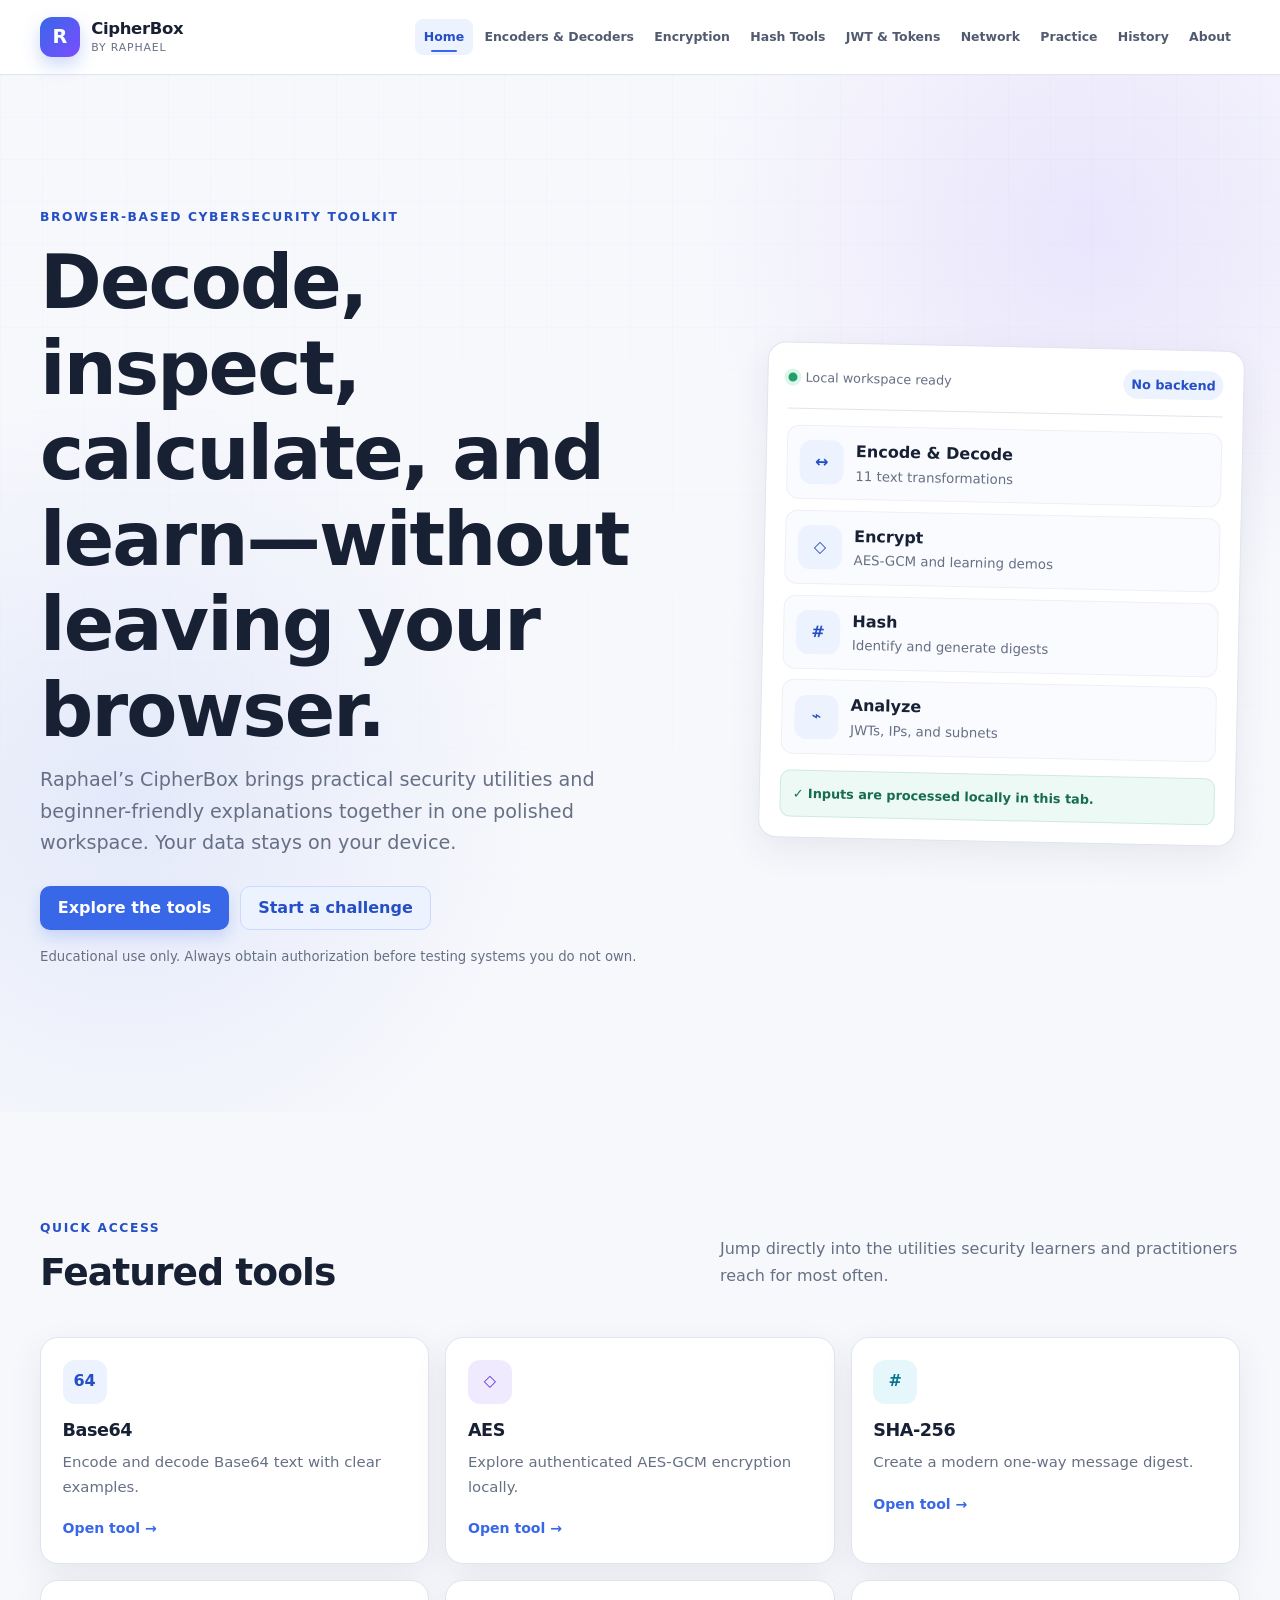
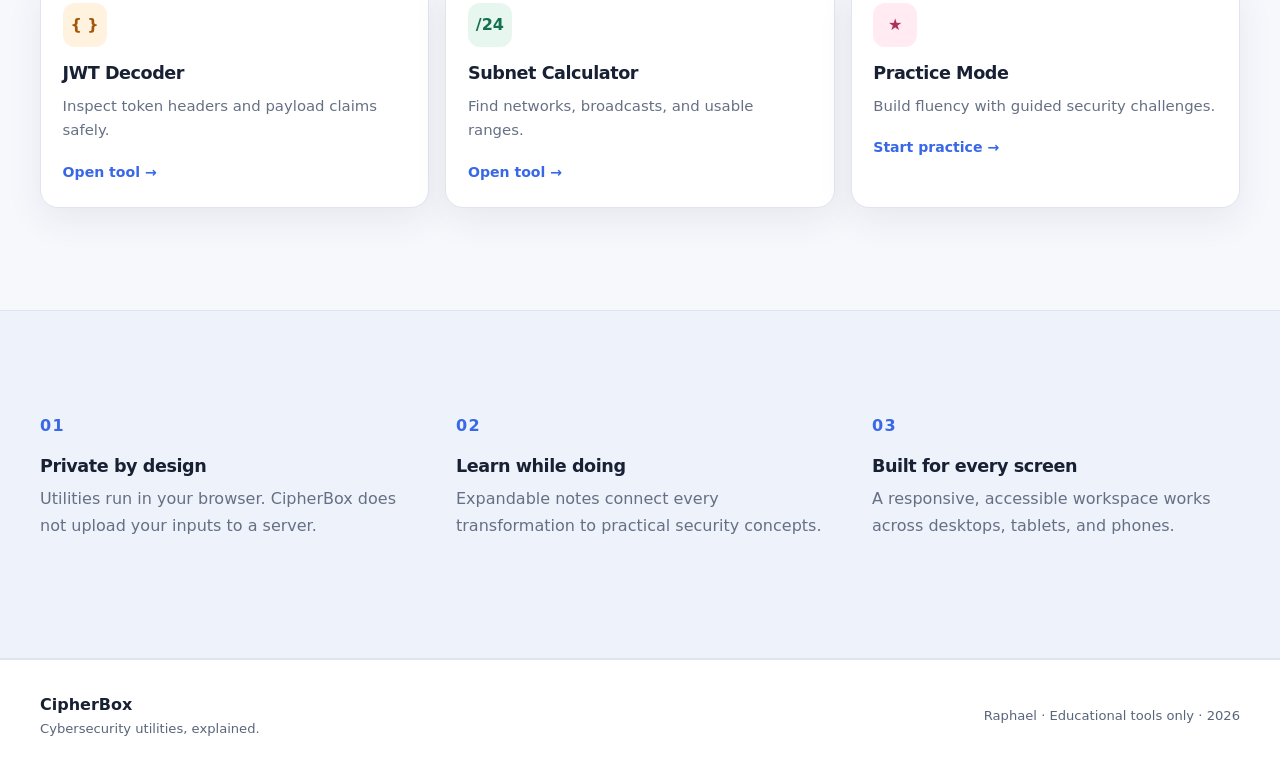
<file: index.html>
<!DOCTYPE html>
<html lang="en">
<head>
  <meta charset="UTF-8">
  <meta name="viewport" content="width=device-width, initial-scale=1.0">
  <meta name="description" content="Raphael CipherBox is a browser-based cybersecurity utility and learning toolkit.">
  <title>Raphael CipherBox | Cybersecurity Toolkit</title>
  <link rel="stylesheet" href="styles.css">
</head>
<body data-page="home">
  <a class="skip-link" href="#main-content">Skip to main content</a>
  <header class="site-header">
    <nav class="navbar container" aria-label="Primary navigation">
      <a class="brand" href="index.html" aria-label="CipherBox home">
        <span class="brand-mark" aria-hidden="true">R</span>
        <span><strong>CipherBox</strong><small>by Raphael</small></span>
      </a>
      <button class="menu-toggle" type="button" aria-expanded="false" aria-controls="nav-links">
        <span class="sr-only">Toggle navigation</span><span></span><span></span><span></span>
      </button>
      <div class="nav-links" id="nav-links">
        <a href="index.html" data-nav="home">Home</a>
        <a href="encoders.html" data-nav="encoders">Encoders &amp; Decoders</a>
        <a href="encryption.html" data-nav="encryption">Encryption</a>
        <a href="hashes.html" data-nav="hashes">Hash Tools</a>
        <a href="jwt.html" data-nav="jwt">JWT &amp; Tokens</a>
        <a href="network.html" data-nav="network">Network</a>
        <a href="practice.html" data-nav="practice">Practice</a>
        <a href="history.html" data-nav="history">History</a>
        <a href="about.html" data-nav="about">About</a>
      </div>
    </nav>
  </header>

  <main id="main-content">
    <!-- Hero -->
    <section class="hero">
      <div class="container hero-grid">
        <div class="hero-copy">
          <span class="eyebrow">Browser-based cybersecurity toolkit</span>
          <h1>Decode, inspect, calculate, and learn—without leaving your browser.</h1>
          <p>Raphael’s CipherBox brings practical security utilities and beginner-friendly explanations together in one polished workspace. Your data stays on your device.</p>
          <div class="button-row">
            <a class="button button-primary" href="encoders.html">Explore the tools</a>
            <a class="button button-secondary" href="practice.html">Start a challenge</a>
          </div>
          <p class="microcopy">Educational use only. Always obtain authorization before testing systems you do not own.</p>
        </div>
        <div class="hero-panel card" aria-label="CipherBox toolkit summary">
          <div class="hero-panel-top">
            <span class="status-dot"></span><span>Local workspace ready</span>
            <span class="status-pill">No backend</span>
          </div>
          <div class="dashboard-preview">
            <div class="preview-item"><span class="tool-icon">↔</span><div><strong>Encode &amp; Decode</strong><small>11 text transformations</small></div></div>
            <div class="preview-item"><span class="tool-icon">◇</span><div><strong>Encrypt</strong><small>AES-GCM and learning demos</small></div></div>
            <div class="preview-item"><span class="tool-icon">#</span><div><strong>Hash</strong><small>Identify and generate digests</small></div></div>
            <div class="preview-item"><span class="tool-icon">⌁</span><div><strong>Analyze</strong><small>JWTs, IPs, and subnets</small></div></div>
          </div>
          <div class="privacy-strip"><span aria-hidden="true">✓</span> Inputs are processed locally in this tab.</div>
        </div>
      </div>
    </section>

    <!-- Featured tools -->
    <section class="section container">
      <div class="section-heading">
        <div><span class="eyebrow">Quick access</span><h2>Featured tools</h2></div>
        <p>Jump directly into the utilities security learners and practitioners reach for most often.</p>
      </div>
      <div class="feature-grid">
        <a class="feature-card card" href="encoders.html#base64"><span class="tool-icon blue">64</span><h3>Base64</h3><p>Encode and decode Base64 text with clear examples.</p><span class="card-link">Open tool →</span></a>
        <a class="feature-card card" href="encryption.html#aes"><span class="tool-icon violet">◇</span><h3>AES</h3><p>Explore authenticated AES-GCM encryption locally.</p><span class="card-link">Open tool →</span></a>
        <a class="feature-card card" href="hashes.html"><span class="tool-icon cyan">#</span><h3>SHA-256</h3><p>Create a modern one-way message digest.</p><span class="card-link">Open tool →</span></a>
        <a class="feature-card card" href="jwt.html"><span class="tool-icon amber">{ }</span><h3>JWT Decoder</h3><p>Inspect token headers and payload claims safely.</p><span class="card-link">Open tool →</span></a>
        <a class="feature-card card" href="network.html"><span class="tool-icon green">/24</span><h3>Subnet Calculator</h3><p>Find networks, broadcasts, and usable ranges.</p><span class="card-link">Open tool →</span></a>
        <a class="feature-card card" href="practice.html"><span class="tool-icon rose">★</span><h3>Practice Mode</h3><p>Build fluency with guided security challenges.</p><span class="card-link">Start practice →</span></a>
      </div>
    </section>

    <section class="section section-tinted">
      <div class="container three-column">
        <article><span class="number-badge">01</span><h3>Private by design</h3><p>Utilities run in your browser. CipherBox does not upload your inputs to a server.</p></article>
        <article><span class="number-badge">02</span><h3>Learn while doing</h3><p>Expandable notes connect every transformation to practical security concepts.</p></article>
        <article><span class="number-badge">03</span><h3>Built for every screen</h3><p>A responsive, accessible workspace works across desktops, tablets, and phones.</p></article>
      </div>
    </section>
  </main>

  <footer class="site-footer">
    <div class="container footer-inner"><div><strong>CipherBox</strong><p>Cybersecurity utilities, explained.</p></div><p>Raphael · Educational tools only · <span data-year></span></p></div>
  </footer>
  <div class="toast-region" aria-live="polite" aria-atomic="true"></div>
  <script src="script.js"></script>
</body>
</html>
</file>
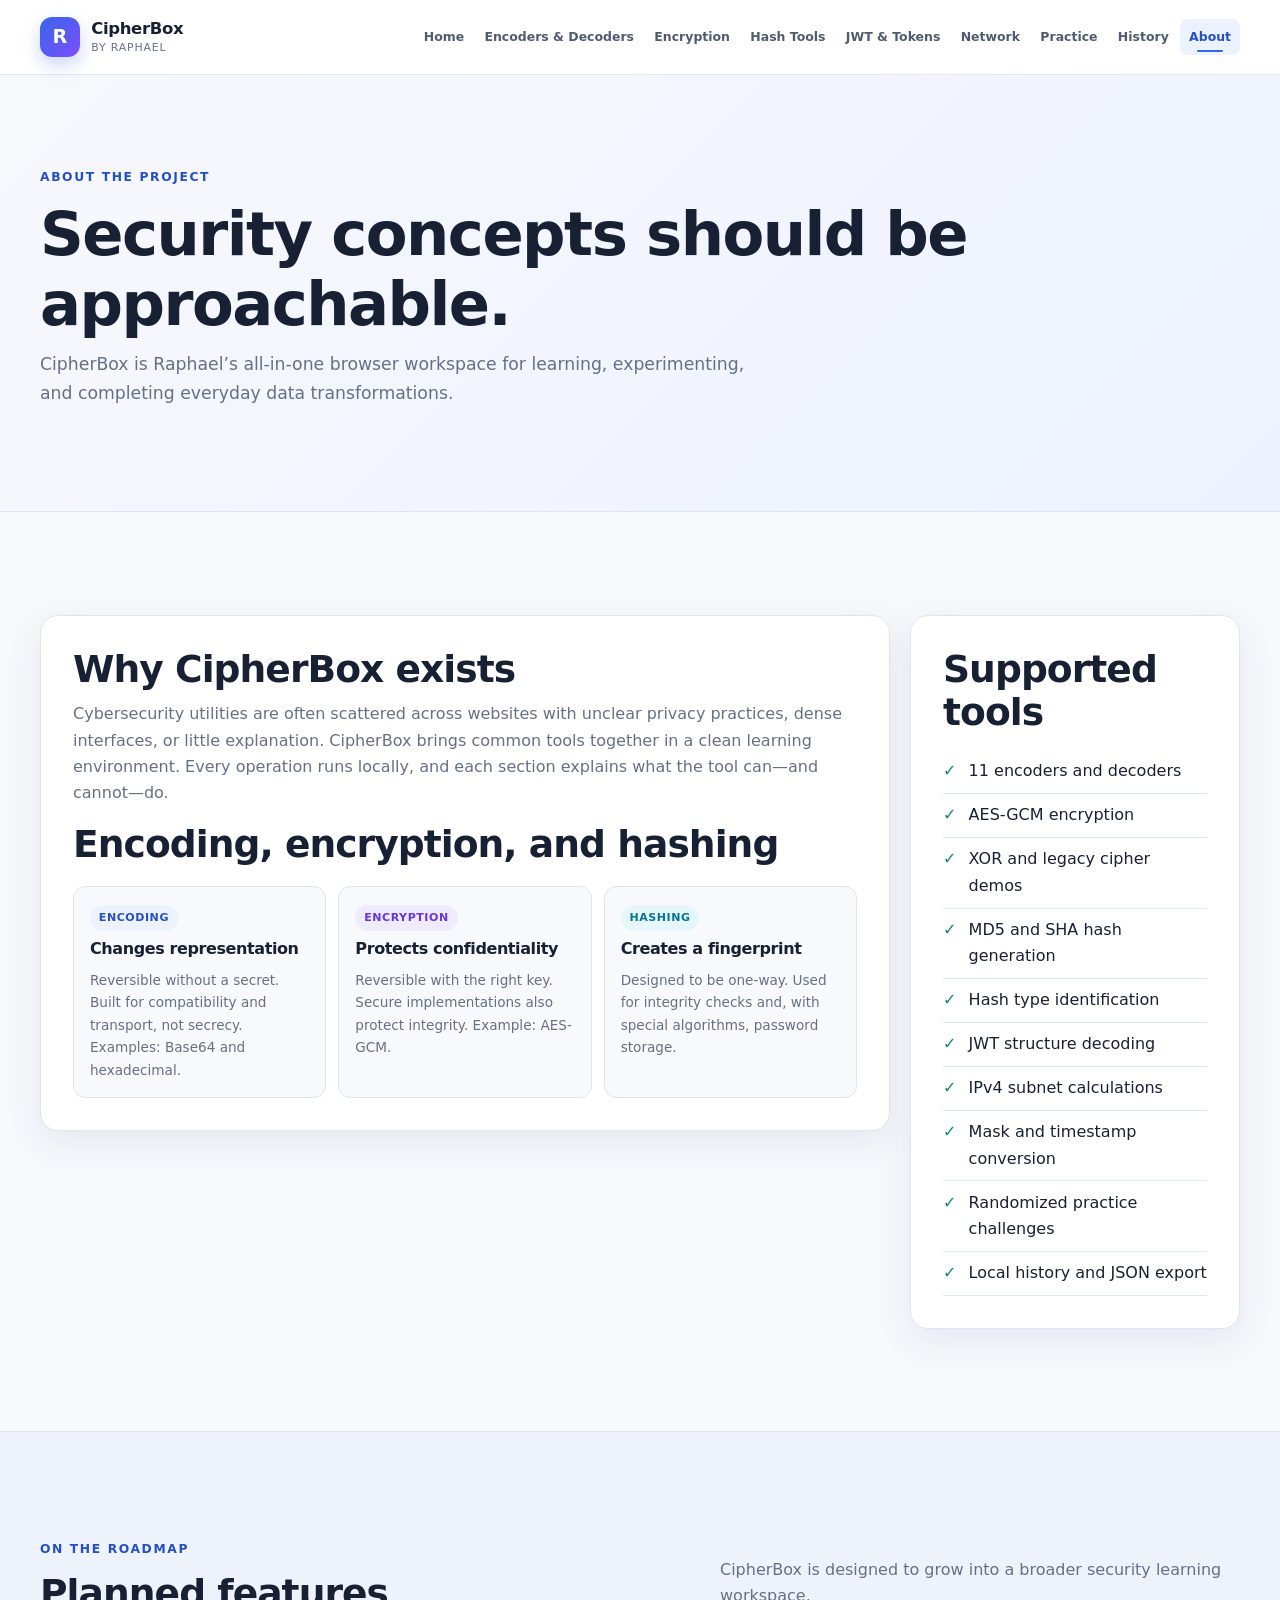
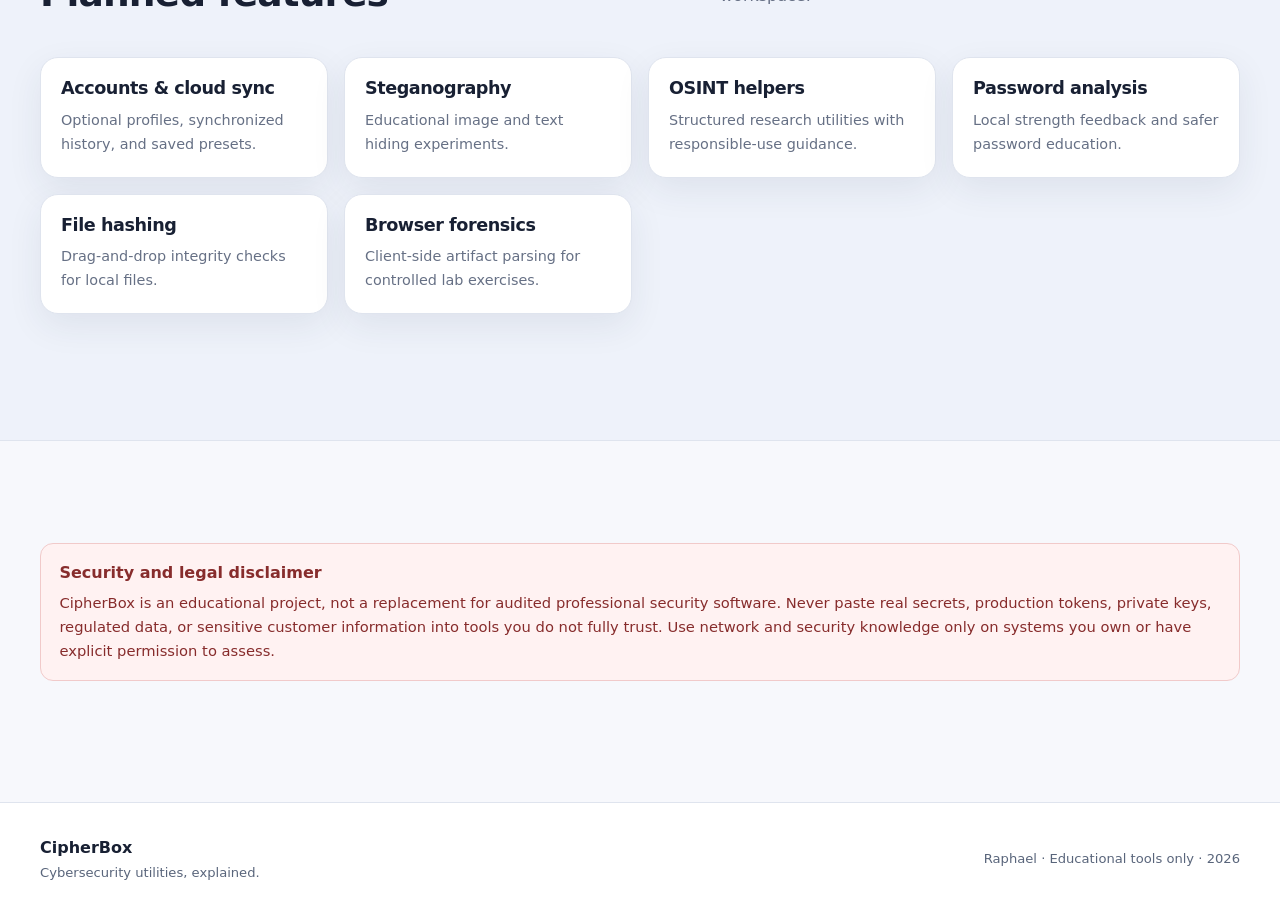
<file: about.html>
<!DOCTYPE html>
<html lang="en">
<head>
  <meta charset="UTF-8"><meta name="viewport" content="width=device-width, initial-scale=1.0"><meta name="description" content="Learn about Raphael CipherBox, its supported tools, and security limitations.">
  <title>About | Raphael CipherBox</title><link rel="stylesheet" href="styles.css">
</head>
<body data-page="about">
  <a class="skip-link" href="#main-content">Skip to main content</a>
  <header class="site-header"><nav class="navbar container" aria-label="Primary navigation"><a class="brand" href="index.html"><span class="brand-mark">R</span><span><strong>CipherBox</strong><small>by Raphael</small></span></a><button class="menu-toggle" type="button" aria-expanded="false" aria-controls="nav-links"><span class="sr-only">Toggle navigation</span><span></span><span></span><span></span></button><div class="nav-links" id="nav-links"><a href="index.html" data-nav="home">Home</a><a href="encoders.html" data-nav="encoders">Encoders &amp; Decoders</a><a href="encryption.html" data-nav="encryption">Encryption</a><a href="hashes.html" data-nav="hashes">Hash Tools</a><a href="jwt.html" data-nav="jwt">JWT &amp; Tokens</a><a href="network.html" data-nav="network">Network</a><a href="practice.html" data-nav="practice">Practice</a><a href="history.html" data-nav="history">History</a><a href="about.html" data-nav="about">About</a></div></nav></header>
  <main id="main-content">
    <section class="page-hero"><div class="container"><span class="eyebrow">About the project</span><h1>Security concepts should be approachable.</h1><p>CipherBox is Raphael’s all-in-one browser workspace for learning, experimenting, and completing everyday data transformations.</p></div></section>
    <section class="section container about-grid">
      <article class="card about-main">
        <h2>Why CipherBox exists</h2>
        <p>Cybersecurity utilities are often scattered across websites with unclear privacy practices, dense interfaces, or little explanation. CipherBox brings common tools together in a clean learning environment. Every operation runs locally, and each section explains what the tool can—and cannot—do.</p>
        <h2>Encoding, encryption, and hashing</h2>
        <div class="comparison-grid">
          <div><span class="badge badge-blue">Encoding</span><h3>Changes representation</h3><p>Reversible without a secret. Built for compatibility and transport, not secrecy. Examples: Base64 and hexadecimal.</p></div>
          <div><span class="badge badge-violet">Encryption</span><h3>Protects confidentiality</h3><p>Reversible with the right key. Secure implementations also protect integrity. Example: AES-GCM.</p></div>
          <div><span class="badge badge-cyan">Hashing</span><h3>Creates a fingerprint</h3><p>Designed to be one-way. Used for integrity checks and, with special algorithms, password storage.</p></div>
        </div>
      </article>
      <aside class="card supported-list">
        <h2>Supported tools</h2>
        <ul><li>11 encoders and decoders</li><li>AES-GCM encryption</li><li>XOR and legacy cipher demos</li><li>MD5 and SHA hash generation</li><li>Hash type identification</li><li>JWT structure decoding</li><li>IPv4 subnet calculations</li><li>Mask and timestamp conversion</li><li>Randomized practice challenges</li><li>Local history and JSON export</li></ul>
      </aside>
    </section>
    <section class="section section-tinted"><div class="container">
      <div class="section-heading"><div><span class="eyebrow">On the roadmap</span><h2>Planned features</h2></div><p>CipherBox is designed to grow into a broader security learning workspace.</p></div>
      <div class="learning-grid"><article class="card info-card"><h3>Accounts &amp; cloud sync</h3><p>Optional profiles, synchronized history, and saved presets.</p></article><article class="card info-card"><h3>Steganography</h3><p>Educational image and text hiding experiments.</p></article><article class="card info-card"><h3>OSINT helpers</h3><p>Structured research utilities with responsible-use guidance.</p></article><article class="card info-card"><h3>Password analysis</h3><p>Local strength feedback and safer password education.</p></article><article class="card info-card"><h3>File hashing</h3><p>Drag-and-drop integrity checks for local files.</p></article><article class="card info-card"><h3>Browser forensics</h3><p>Client-side artifact parsing for controlled lab exercises.</p></article></div>
    </div></section>
    <section class="section container"><div class="notice danger"><strong>Security and legal disclaimer</strong><p>CipherBox is an educational project, not a replacement for audited professional security software. Never paste real secrets, production tokens, private keys, regulated data, or sensitive customer information into tools you do not fully trust. Use network and security knowledge only on systems you own or have explicit permission to assess.</p></div></section>
  </main>
  <footer class="site-footer"><div class="container footer-inner"><div><strong>CipherBox</strong><p>Cybersecurity utilities, explained.</p></div><p>Raphael · Educational tools only · <span data-year></span></p></div></footer><div class="toast-region" aria-live="polite"></div><script src="script.js"></script>
</body>
</html>
</file>
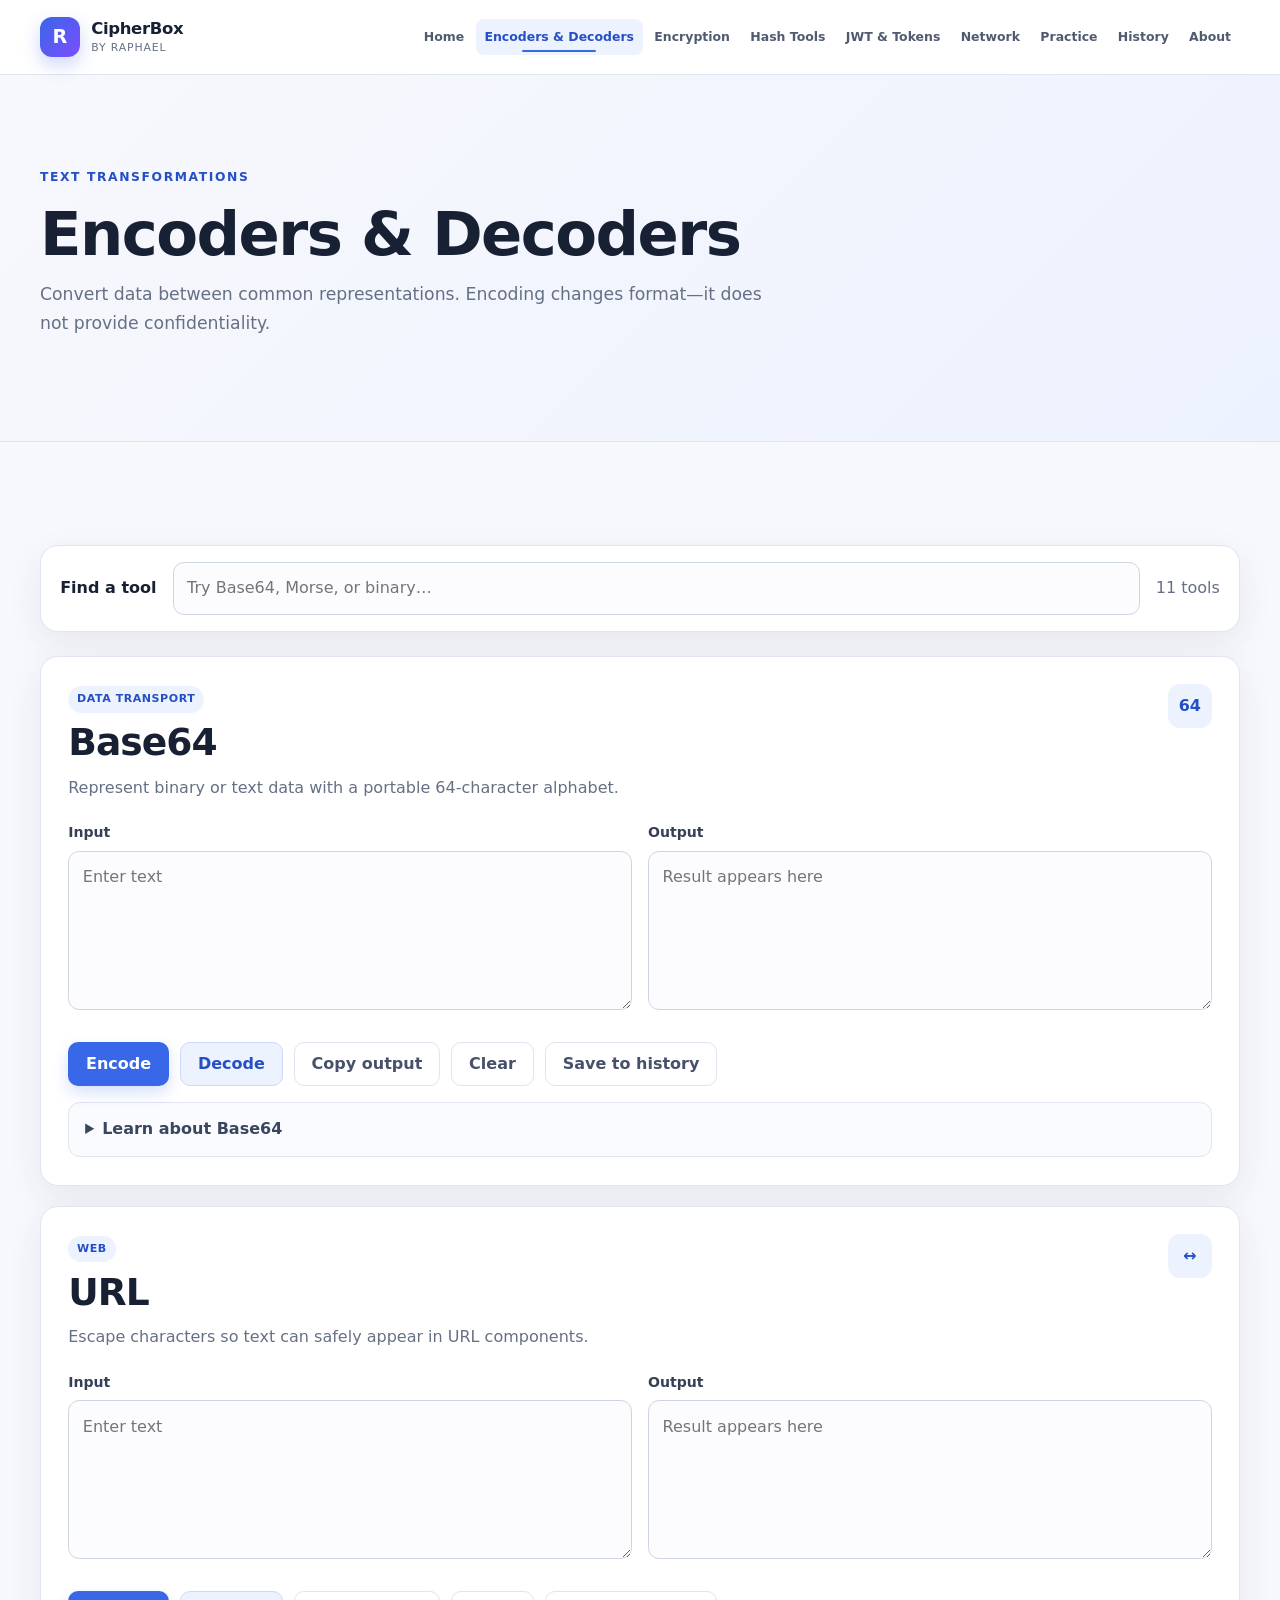
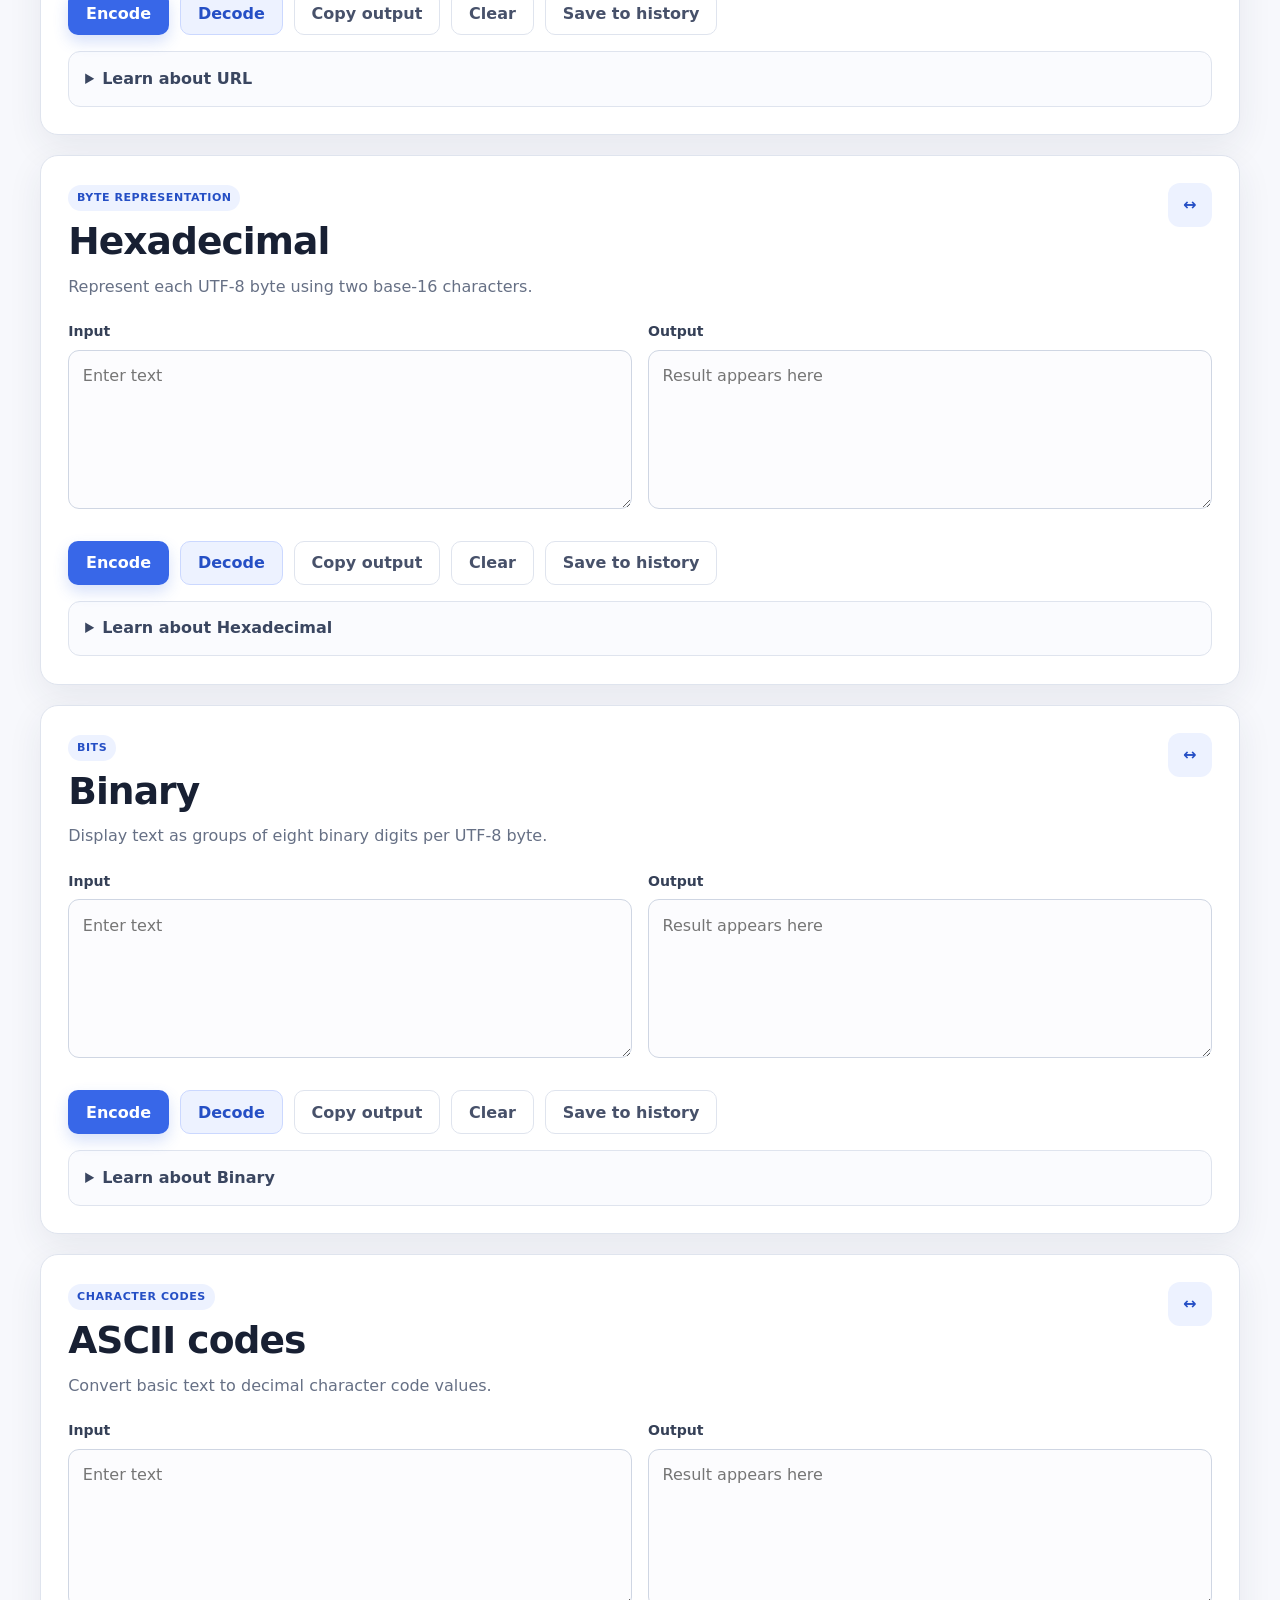
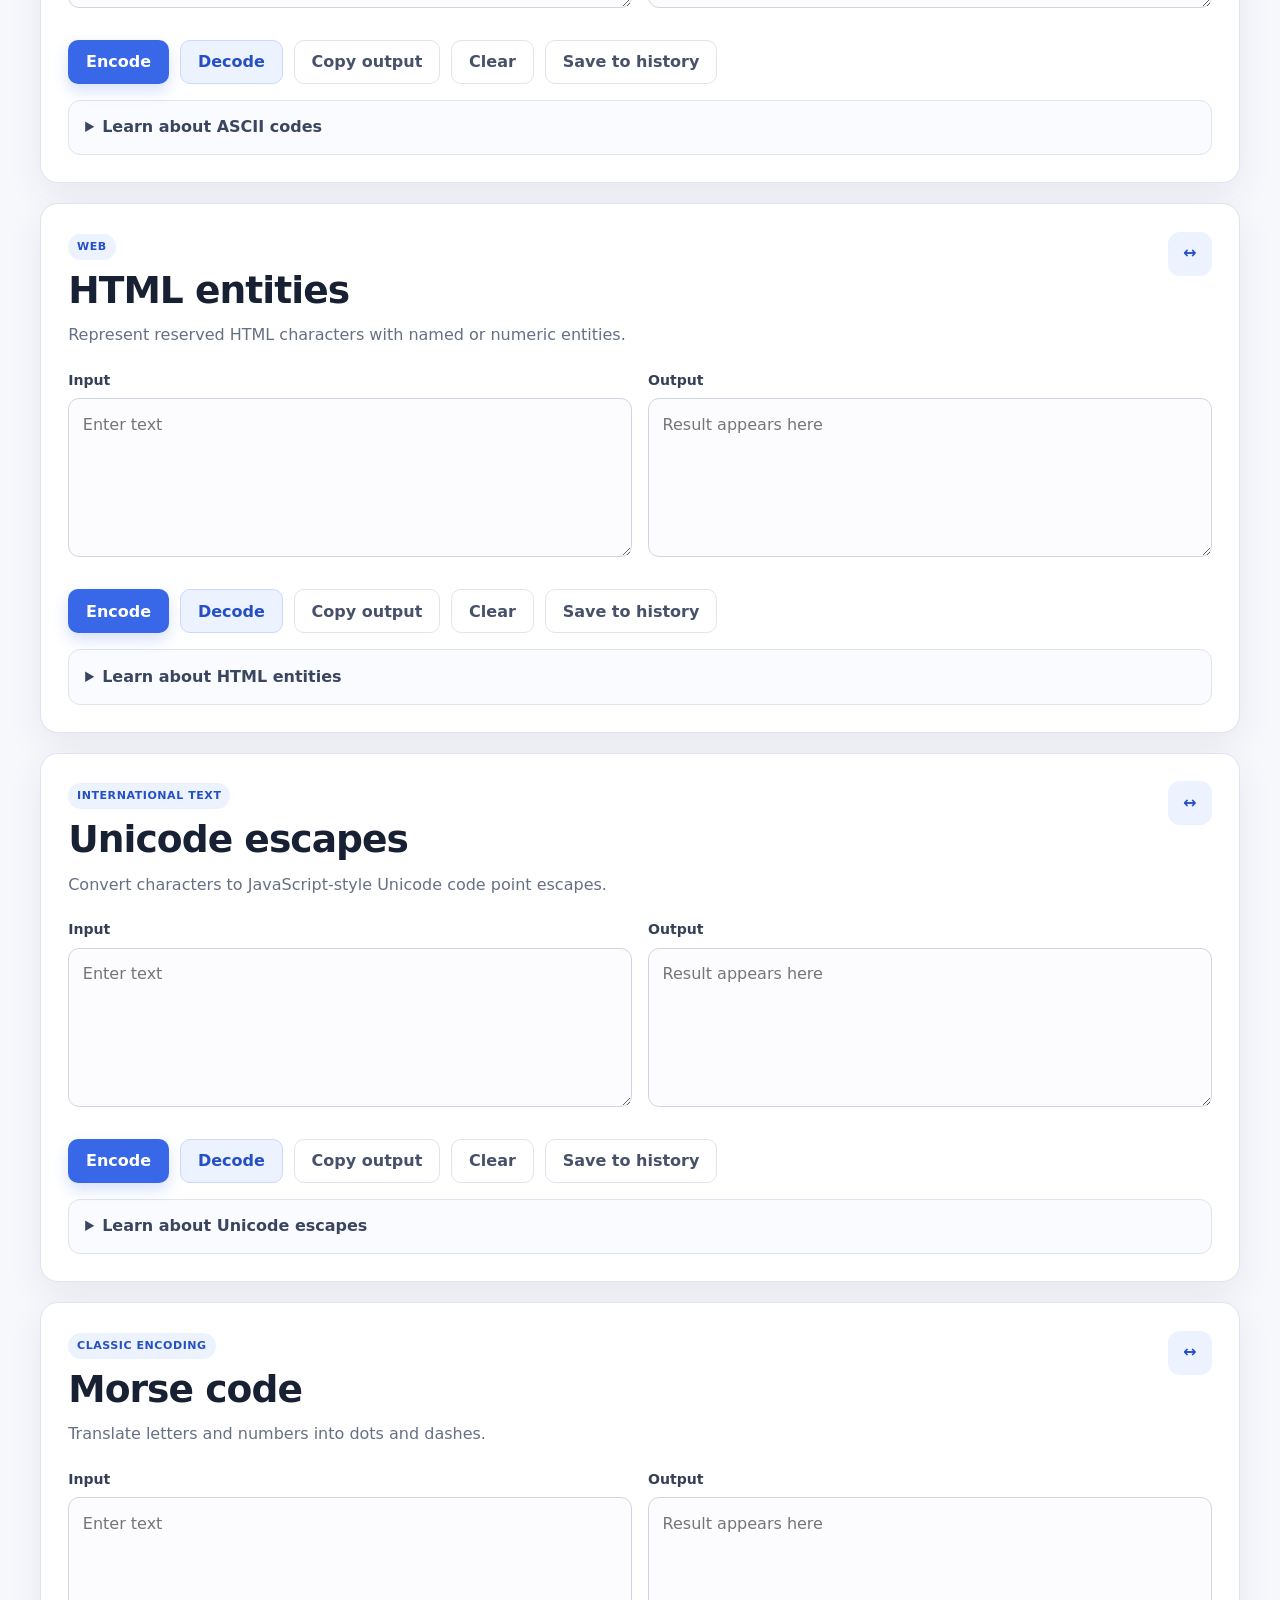
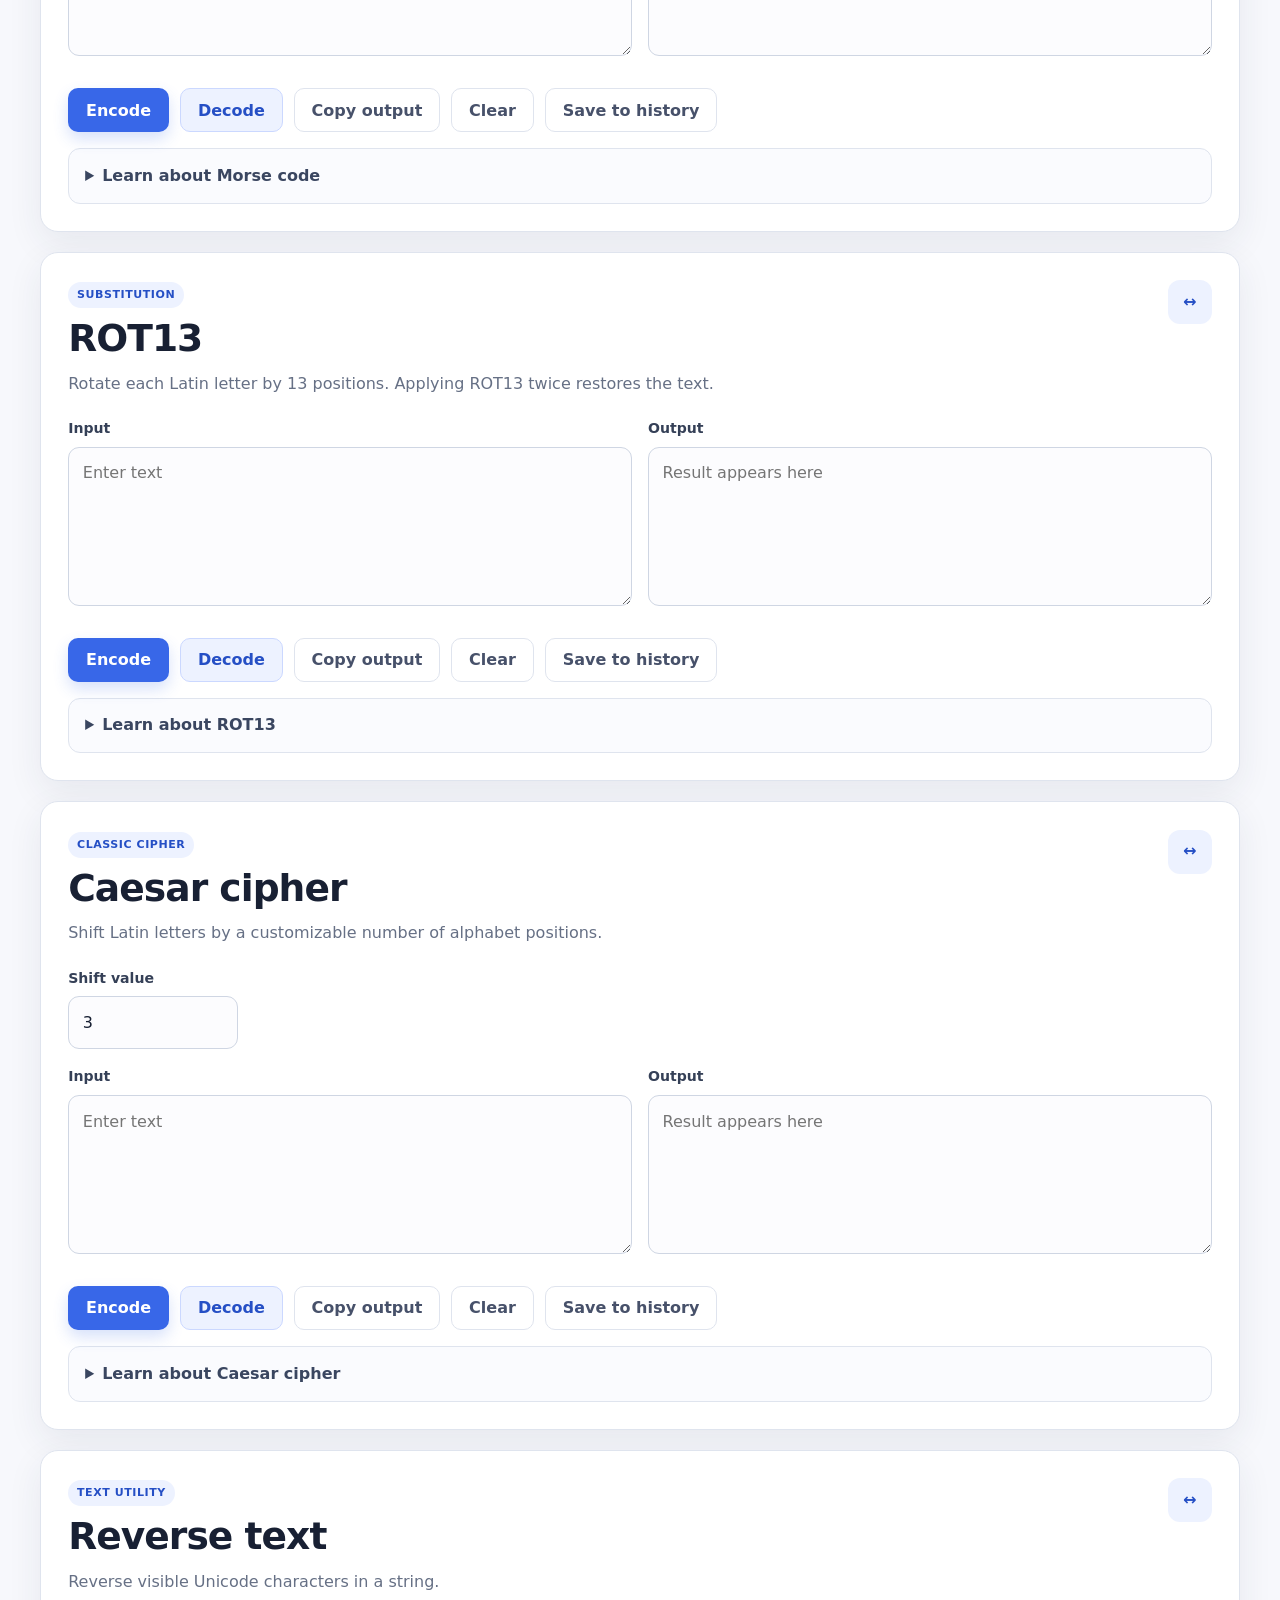
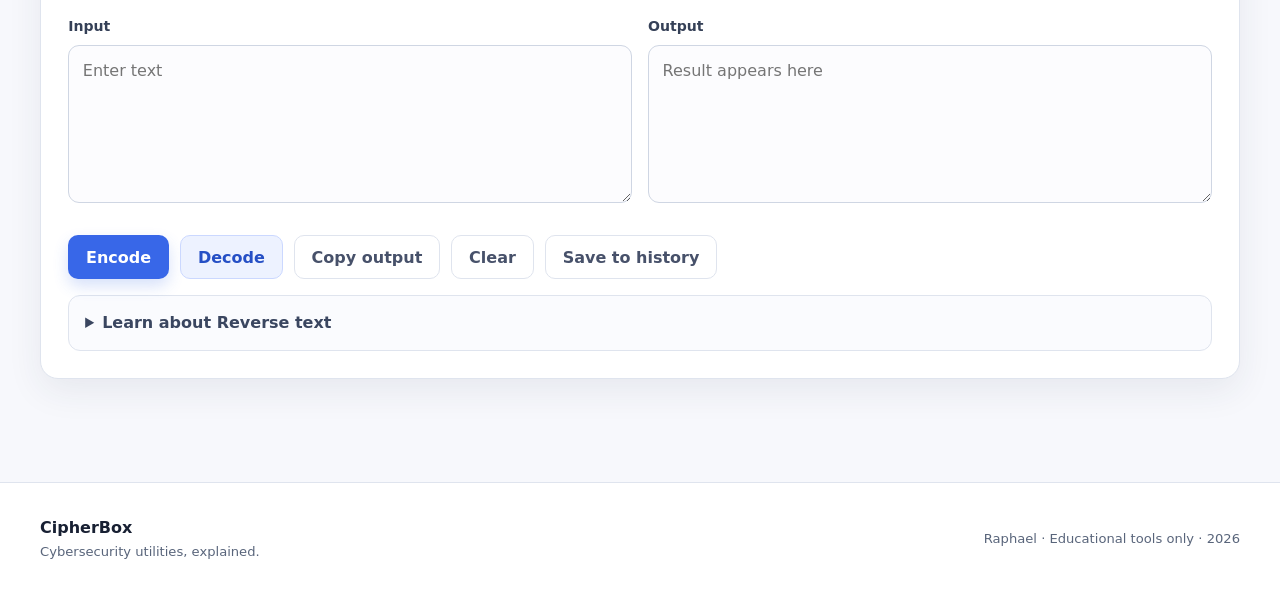
<file: encoders.html>
<!DOCTYPE html>
<html lang="en">
<head>
  <meta charset="UTF-8"><meta name="viewport" content="width=device-width, initial-scale=1.0">
  <meta name="description" content="Encode and decode Base64, URL, hexadecimal, binary, Morse, ROT13, Caesar cipher, and more.">
  <title>Encoders &amp; Decoders | Raphael CipherBox</title><link rel="stylesheet" href="styles.css">
</head>
<body data-page="encoders">
  <a class="skip-link" href="#main-content">Skip to main content</a>
  <header class="site-header"><nav class="navbar container" aria-label="Primary navigation">
    <a class="brand" href="index.html"><span class="brand-mark">R</span><span><strong>CipherBox</strong><small>by Raphael</small></span></a>
    <button class="menu-toggle" type="button" aria-expanded="false" aria-controls="nav-links"><span class="sr-only">Toggle navigation</span><span></span><span></span><span></span></button>
    <div class="nav-links" id="nav-links">
      <a href="index.html" data-nav="home">Home</a><a href="encoders.html" data-nav="encoders">Encoders &amp; Decoders</a><a href="encryption.html" data-nav="encryption">Encryption</a><a href="hashes.html" data-nav="hashes">Hash Tools</a><a href="jwt.html" data-nav="jwt">JWT &amp; Tokens</a><a href="network.html" data-nav="network">Network</a><a href="practice.html" data-nav="practice">Practice</a><a href="history.html" data-nav="history">History</a><a href="about.html" data-nav="about">About</a>
    </div>
  </nav></header>
  <main id="main-content">
    <section class="page-hero"><div class="container"><span class="eyebrow">Text transformations</span><h1>Encoders &amp; Decoders</h1><p>Convert data between common representations. Encoding changes format—it does not provide confidentiality.</p></div></section>
    <section class="section container">
      <div class="tool-filter card"><label for="encoder-filter">Find a tool</label><input id="encoder-filter" type="search" placeholder="Try Base64, Morse, or binary…"><span id="tool-count" class="subtle"></span></div>
      <!-- JavaScript renders all encoder cards from a reusable configuration. -->
      <div id="encoder-tools" class="tools-stack"></div>
    </section>
  </main>
  <footer class="site-footer"><div class="container footer-inner"><div><strong>CipherBox</strong><p>Cybersecurity utilities, explained.</p></div><p>Raphael · Educational tools only · <span data-year></span></p></div></footer>
  <div class="toast-region" aria-live="polite"></div><script src="script.js"></script>
</body>
</html>
</file>
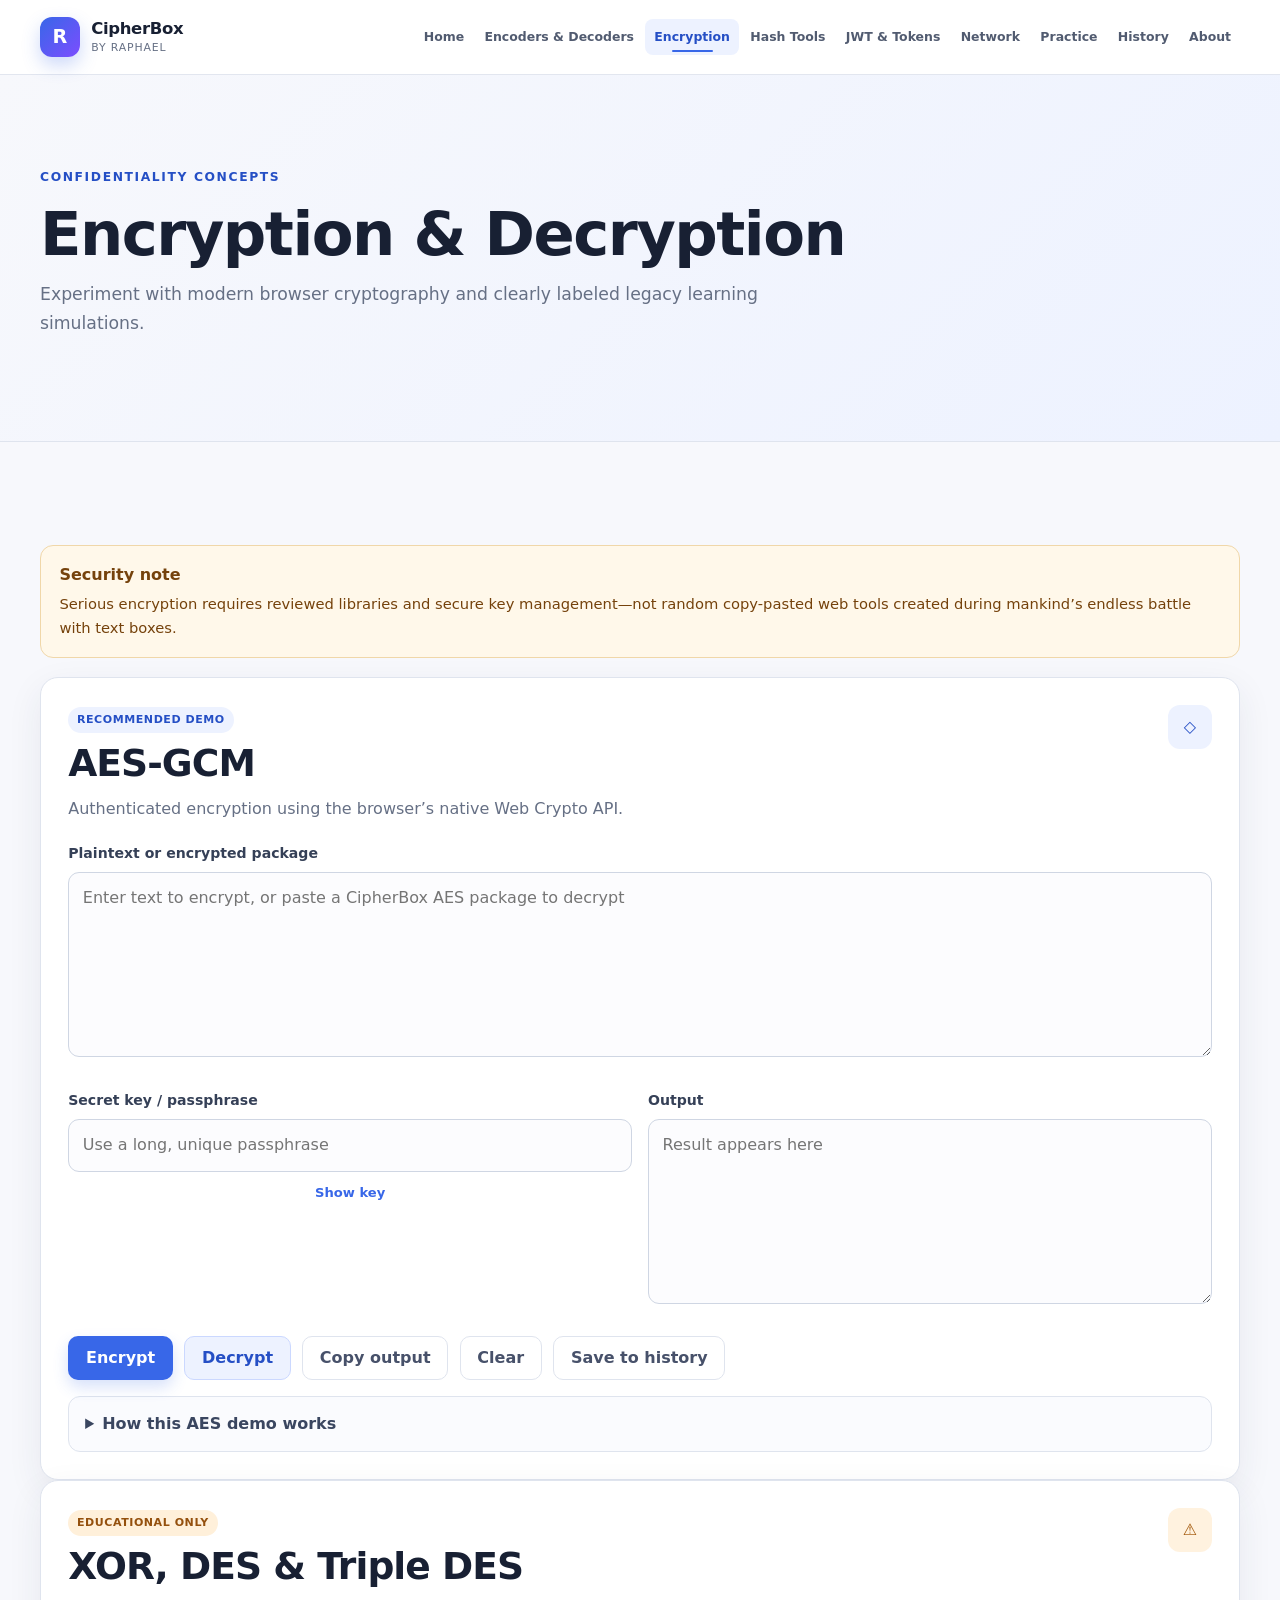
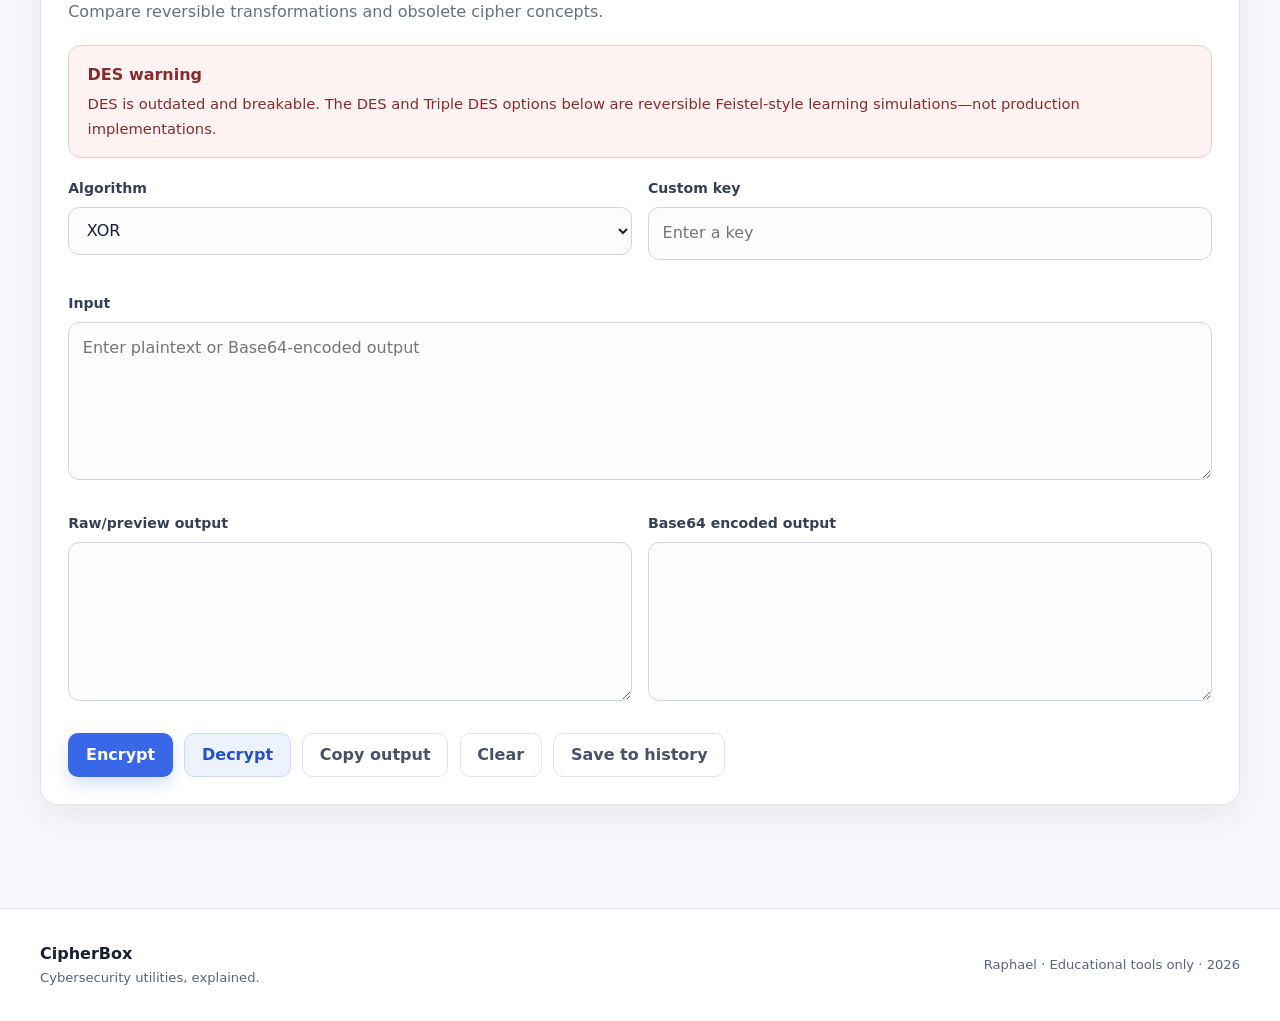
<file: encryption.html>
<!DOCTYPE html>
<html lang="en">
<head>
  <meta charset="UTF-8"><meta name="viewport" content="width=device-width, initial-scale=1.0">
  <meta name="description" content="Learn client-side AES, XOR, DES, and Triple DES encryption concepts.">
  <title>Encryption &amp; Decryption | Raphael CipherBox</title><link rel="stylesheet" href="styles.css">
</head>
<body data-page="encryption">
  <a class="skip-link" href="#main-content">Skip to main content</a>
  <header class="site-header"><nav class="navbar container" aria-label="Primary navigation">
    <a class="brand" href="index.html"><span class="brand-mark">R</span><span><strong>CipherBox</strong><small>by Raphael</small></span></a><button class="menu-toggle" type="button" aria-expanded="false" aria-controls="nav-links"><span class="sr-only">Toggle navigation</span><span></span><span></span><span></span></button>
    <div class="nav-links" id="nav-links"><a href="index.html" data-nav="home">Home</a><a href="encoders.html" data-nav="encoders">Encoders &amp; Decoders</a><a href="encryption.html" data-nav="encryption">Encryption</a><a href="hashes.html" data-nav="hashes">Hash Tools</a><a href="jwt.html" data-nav="jwt">JWT &amp; Tokens</a><a href="network.html" data-nav="network">Network</a><a href="practice.html" data-nav="practice">Practice</a><a href="history.html" data-nav="history">History</a><a href="about.html" data-nav="about">About</a></div>
  </nav></header>
  <main id="main-content">
    <section class="page-hero"><div class="container"><span class="eyebrow">Confidentiality concepts</span><h1>Encryption &amp; Decryption</h1><p>Experiment with modern browser cryptography and clearly labeled legacy learning simulations.</p></div></section>
    <section class="section container">
      <div class="notice warning"><strong>Security note</strong><p>Serious encryption requires reviewed libraries and secure key management—not random copy-pasted web tools created during mankind’s endless battle with text boxes.</p></div>
      <article id="aes" class="tool-card card">
        <div class="tool-card-header"><div><span class="badge badge-blue">Recommended demo</span><h2>AES-GCM</h2><p>Authenticated encryption using the browser’s native Web Crypto API.</p></div><span class="tool-icon blue">◇</span></div>
        <div class="form-grid">
          <div class="field full"><label for="aes-input">Plaintext or encrypted package</label><textarea id="aes-input" rows="6" placeholder="Enter text to encrypt, or paste a CipherBox AES package to decrypt"></textarea></div>
          <div class="field"><label for="aes-key">Secret key / passphrase</label><input id="aes-key" type="password" autocomplete="new-password" placeholder="Use a long, unique passphrase"><button class="text-button reveal-key" type="button" data-target="aes-key">Show key</button></div>
          <div class="field"><label for="aes-output">Output</label><textarea id="aes-output" rows="6" readonly placeholder="Result appears here"></textarea></div>
        </div>
        <div class="button-row"><button class="button button-primary" id="aes-encrypt">Encrypt</button><button class="button button-secondary" id="aes-decrypt">Decrypt</button><button class="button button-ghost" data-copy="aes-output">Copy output</button><button class="button button-ghost" data-clear-group="aes">Clear</button><button class="button button-ghost" id="aes-save">Save to history</button></div>
        <details class="explanation"><summary>How this AES demo works</summary><div><p>AES-GCM provides confidentiality and integrity. CipherBox derives a 256-bit key from your passphrase with PBKDF2, then stores the random salt and initialization vector beside the ciphertext in a portable JSON package.</p><p><strong>Important:</strong> the password is never stored. Losing it means losing access to the encrypted data.</p></div></details>
      </article>
      <article id="legacy-crypto" class="tool-card card">
        <div class="tool-card-header"><div><span class="badge badge-amber">Educational only</span><h2>XOR, DES &amp; Triple DES</h2><p>Compare reversible transformations and obsolete cipher concepts.</p></div><span class="tool-icon amber">⚠</span></div>
        <div class="notice danger"><strong>DES warning</strong><p>DES is outdated and breakable. The DES and Triple DES options below are reversible Feistel-style learning simulations—not production implementations.</p></div>
        <div class="form-grid">
          <div class="field"><label for="legacy-algorithm">Algorithm</label><select id="legacy-algorithm"><option value="xor">XOR</option><option value="des">DES learning simulation</option><option value="3des">Triple DES learning simulation</option></select></div>
          <div class="field"><label for="legacy-key">Custom key</label><input id="legacy-key" type="text" placeholder="Enter a key"></div>
          <div class="field full"><label for="legacy-input">Input</label><textarea id="legacy-input" rows="5" placeholder="Enter plaintext or Base64-encoded output"></textarea></div>
          <div class="field"><label for="legacy-raw">Raw/preview output</label><textarea id="legacy-raw" rows="5" readonly></textarea></div>
          <div class="field"><label for="legacy-output">Base64 encoded output</label><textarea id="legacy-output" rows="5" readonly></textarea></div>
        </div>
        <div class="button-row"><button class="button button-primary" id="legacy-encrypt">Encrypt</button><button class="button button-secondary" id="legacy-decrypt">Decrypt</button><button class="button button-ghost" data-copy="legacy-output">Copy output</button><button class="button button-ghost" data-clear-group="legacy">Clear</button><button class="button button-ghost" id="legacy-save">Save to history</button></div>
      </article>
    </section>
  </main>
  <footer class="site-footer"><div class="container footer-inner"><div><strong>CipherBox</strong><p>Cybersecurity utilities, explained.</p></div><p>Raphael · Educational tools only · <span data-year></span></p></div></footer><div class="toast-region" aria-live="polite"></div><script src="script.js"></script>
</body>
</html>
</file>
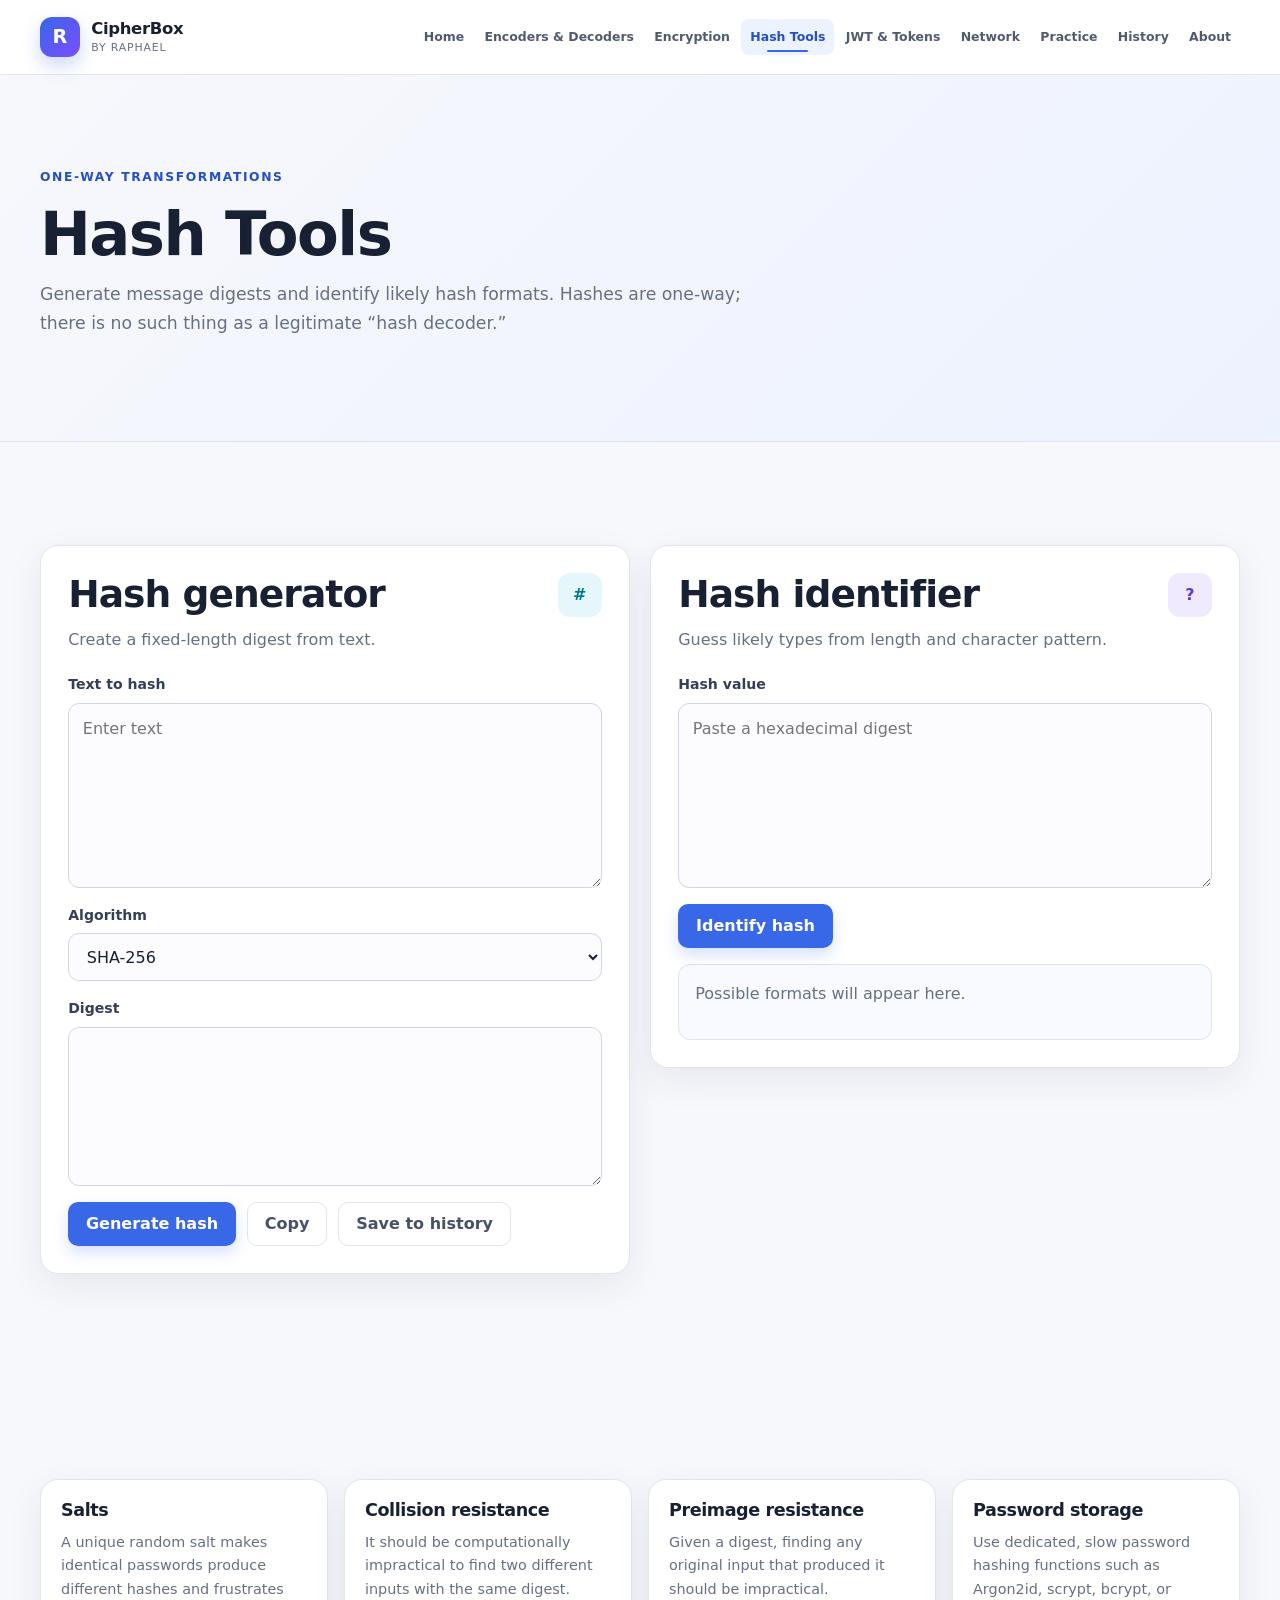
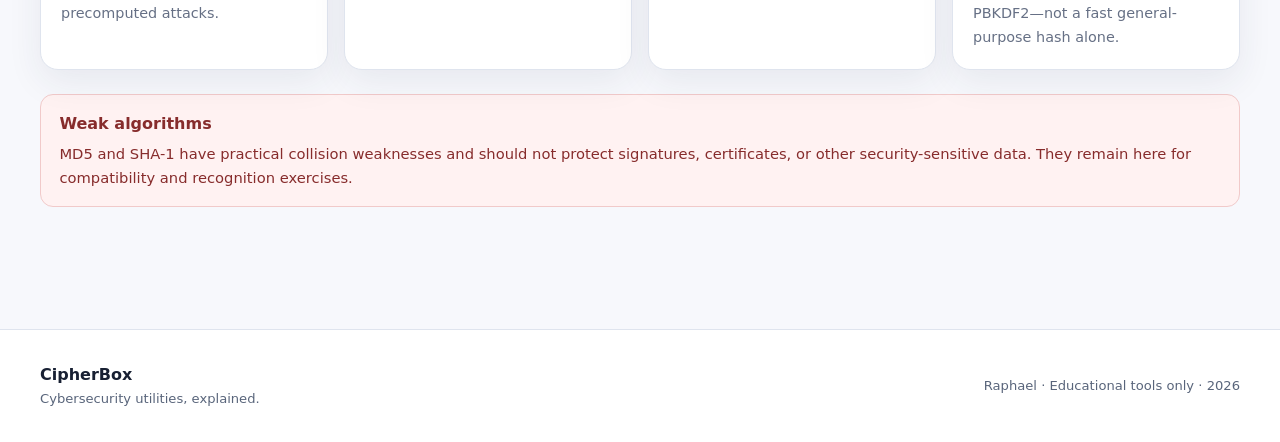
<file: hashes.html>
<!DOCTYPE html>
<html lang="en">
<head>
  <meta charset="UTF-8"><meta name="viewport" content="width=device-width, initial-scale=1.0"><meta name="description" content="Generate and identify common cryptographic hashes.">
  <title>Hash Tools | Raphael CipherBox</title><link rel="stylesheet" href="styles.css">
</head>
<body data-page="hashes">
  <a class="skip-link" href="#main-content">Skip to main content</a>
  <header class="site-header"><nav class="navbar container" aria-label="Primary navigation"><a class="brand" href="index.html"><span class="brand-mark">R</span><span><strong>CipherBox</strong><small>by Raphael</small></span></a><button class="menu-toggle" type="button" aria-expanded="false" aria-controls="nav-links"><span class="sr-only">Toggle navigation</span><span></span><span></span><span></span></button><div class="nav-links" id="nav-links"><a href="index.html" data-nav="home">Home</a><a href="encoders.html" data-nav="encoders">Encoders &amp; Decoders</a><a href="encryption.html" data-nav="encryption">Encryption</a><a href="hashes.html" data-nav="hashes">Hash Tools</a><a href="jwt.html" data-nav="jwt">JWT &amp; Tokens</a><a href="network.html" data-nav="network">Network</a><a href="practice.html" data-nav="practice">Practice</a><a href="history.html" data-nav="history">History</a><a href="about.html" data-nav="about">About</a></div></nav></header>
  <main id="main-content">
    <section class="page-hero"><div class="container"><span class="eyebrow">One-way transformations</span><h1>Hash Tools</h1><p>Generate message digests and identify likely hash formats. Hashes are one-way; there is no such thing as a legitimate “hash decoder.”</p></div></section>
    <section class="section container two-column-tools">
      <article class="tool-card card">
        <div class="tool-card-header"><div><h2>Hash generator</h2><p>Create a fixed-length digest from text.</p></div><span class="tool-icon cyan">#</span></div>
        <div class="field"><label for="hash-input">Text to hash</label><textarea id="hash-input" rows="6" placeholder="Enter text"></textarea></div>
        <div class="field"><label for="hash-algorithm">Algorithm</label><select id="hash-algorithm"><option>SHA-256</option><option>SHA-384</option><option>SHA-512</option><option>SHA-1</option><option>MD5</option></select></div>
        <div class="field"><label for="hash-output">Digest</label><textarea id="hash-output" rows="5" readonly></textarea></div>
        <div class="button-row"><button class="button button-primary" id="generate-hash">Generate hash</button><button class="button button-ghost" data-copy="hash-output">Copy</button><button class="button button-ghost" id="hash-save">Save to history</button></div>
      </article>
      <article class="tool-card card">
        <div class="tool-card-header"><div><h2>Hash identifier</h2><p>Guess likely types from length and character pattern.</p></div><span class="tool-icon violet">?</span></div>
        <div class="field"><label for="identify-input">Hash value</label><textarea id="identify-input" rows="6" placeholder="Paste a hexadecimal digest"></textarea></div>
        <button class="button button-primary" id="identify-hash">Identify hash</button>
        <div id="identify-result" class="result-panel" aria-live="polite"><p class="subtle">Possible formats will appear here.</p></div>
      </article>
    </section>
    <section class="section container">
      <div class="learning-grid">
        <article class="card info-card"><h3>Salts</h3><p>A unique random salt makes identical passwords produce different hashes and frustrates precomputed attacks.</p></article>
        <article class="card info-card"><h3>Collision resistance</h3><p>It should be computationally impractical to find two different inputs with the same digest.</p></article>
        <article class="card info-card"><h3>Preimage resistance</h3><p>Given a digest, finding any original input that produced it should be impractical.</p></article>
        <article class="card info-card"><h3>Password storage</h3><p>Use dedicated, slow password hashing functions such as Argon2id, scrypt, bcrypt, or PBKDF2—not a fast general-purpose hash alone.</p></article>
      </div>
      <div class="notice danger"><strong>Weak algorithms</strong><p>MD5 and SHA-1 have practical collision weaknesses and should not protect signatures, certificates, or other security-sensitive data. They remain here for compatibility and recognition exercises.</p></div>
    </section>
  </main>
  <footer class="site-footer"><div class="container footer-inner"><div><strong>CipherBox</strong><p>Cybersecurity utilities, explained.</p></div><p>Raphael · Educational tools only · <span data-year></span></p></div></footer><div class="toast-region" aria-live="polite"></div><script src="script.js"></script>
</body>
</html>
</file>
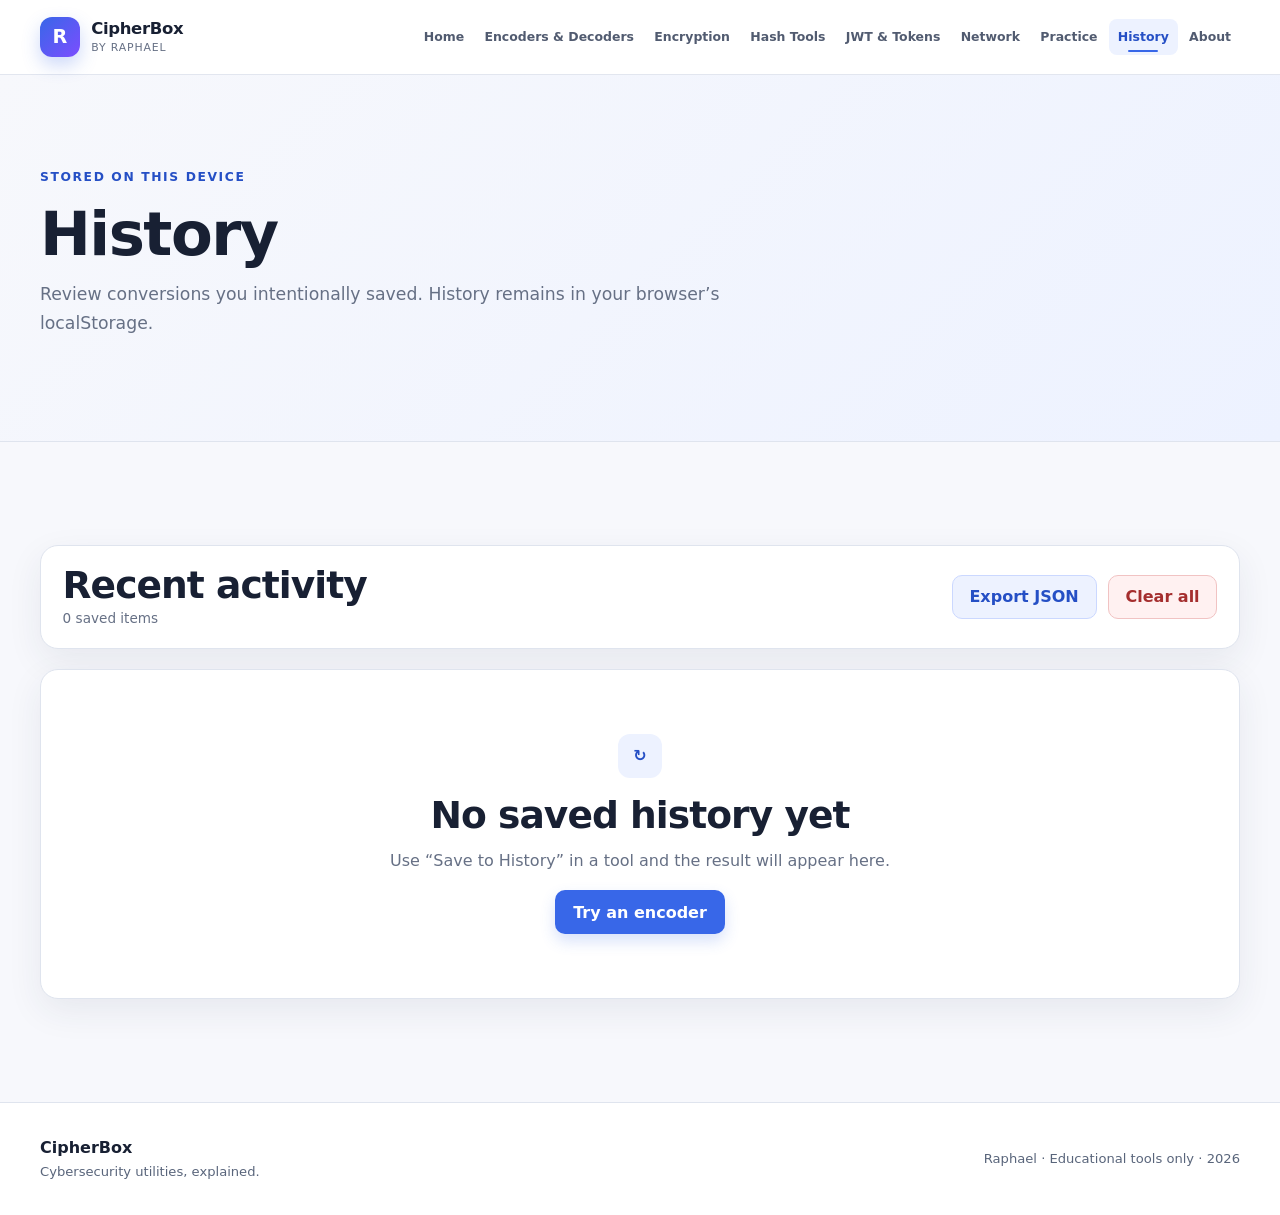
<file: history.html>
<!DOCTYPE html>
<html lang="en">
<head>
  <meta charset="UTF-8"><meta name="viewport" content="width=device-width, initial-scale=1.0"><meta name="description" content="Review and export locally saved CipherBox tool history.">
  <title>History | Raphael CipherBox</title><link rel="stylesheet" href="styles.css">
</head>
<body data-page="history">
  <a class="skip-link" href="#main-content">Skip to main content</a>
  <header class="site-header"><nav class="navbar container" aria-label="Primary navigation"><a class="brand" href="index.html"><span class="brand-mark">R</span><span><strong>CipherBox</strong><small>by Raphael</small></span></a><button class="menu-toggle" type="button" aria-expanded="false" aria-controls="nav-links"><span class="sr-only">Toggle navigation</span><span></span><span></span><span></span></button><div class="nav-links" id="nav-links"><a href="index.html" data-nav="home">Home</a><a href="encoders.html" data-nav="encoders">Encoders &amp; Decoders</a><a href="encryption.html" data-nav="encryption">Encryption</a><a href="hashes.html" data-nav="hashes">Hash Tools</a><a href="jwt.html" data-nav="jwt">JWT &amp; Tokens</a><a href="network.html" data-nav="network">Network</a><a href="practice.html" data-nav="practice">Practice</a><a href="history.html" data-nav="history">History</a><a href="about.html" data-nav="about">About</a></div></nav></header>
  <main id="main-content">
    <section class="page-hero"><div class="container"><span class="eyebrow">Stored on this device</span><h1>History</h1><p>Review conversions you intentionally saved. History remains in your browser’s localStorage.</p></div></section>
    <section class="section container">
      <div class="history-toolbar card">
        <div><h2>Recent activity</h2><p><span id="history-count">0</span> saved items</p></div>
        <div class="button-row"><button class="button button-secondary" id="export-history">Export JSON</button><button class="button button-danger" id="clear-history">Clear all</button></div>
      </div>
      <div id="history-list" class="history-list"></div>
      <div id="history-empty" class="empty-state card"><span class="tool-icon blue">↻</span><h2>No saved history yet</h2><p>Use “Save to History” in a tool and the result will appear here.</p><a class="button button-primary" href="encoders.html">Try an encoder</a></div>
    </section>
  </main>
  <footer class="site-footer"><div class="container footer-inner"><div><strong>CipherBox</strong><p>Cybersecurity utilities, explained.</p></div><p>Raphael · Educational tools only · <span data-year></span></p></div></footer><div class="toast-region" aria-live="polite"></div><script src="script.js"></script>
</body>
</html>
</file>
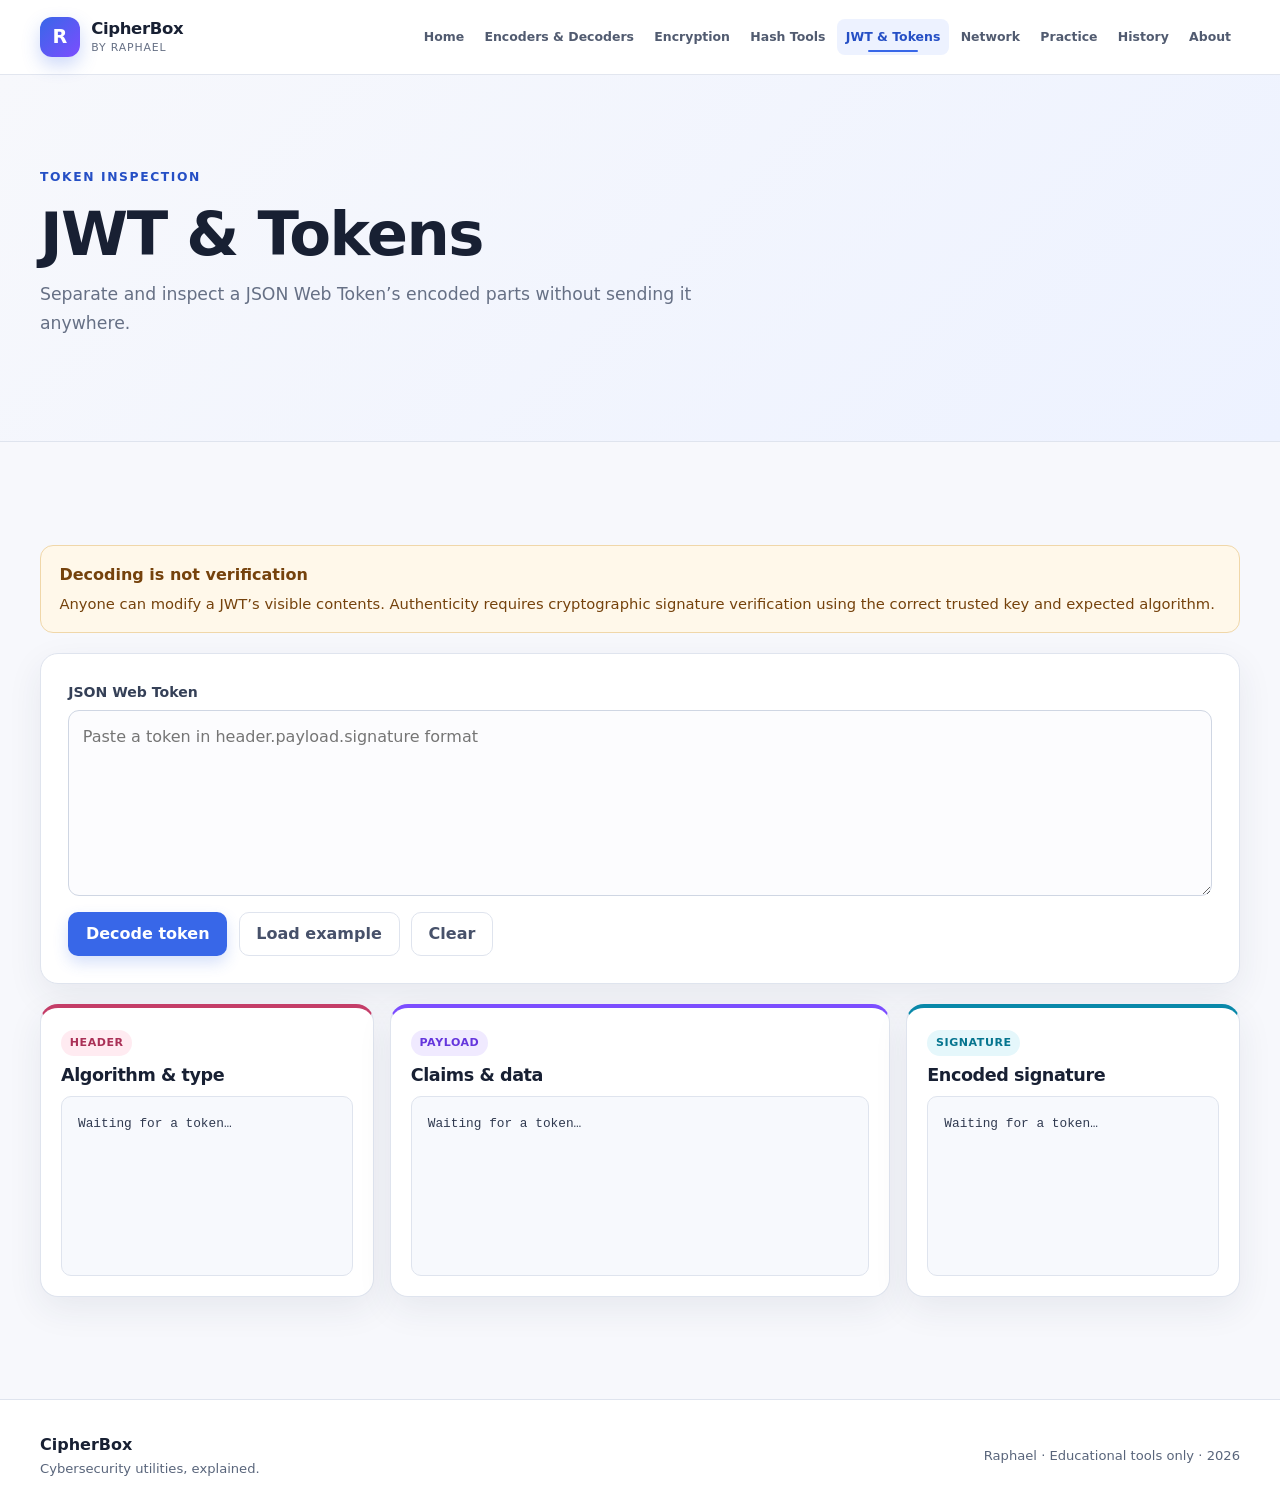
<file: jwt.html>
<!DOCTYPE html>
<html lang="en">
<head>
  <meta charset="UTF-8"><meta name="viewport" content="width=device-width, initial-scale=1.0"><meta name="description" content="Decode and inspect JSON Web Token headers and payloads.">
  <title>JWT &amp; Tokens | Raphael CipherBox</title><link rel="stylesheet" href="styles.css">
</head>
<body data-page="jwt">
  <a class="skip-link" href="#main-content">Skip to main content</a>
  <header class="site-header"><nav class="navbar container" aria-label="Primary navigation"><a class="brand" href="index.html"><span class="brand-mark">R</span><span><strong>CipherBox</strong><small>by Raphael</small></span></a><button class="menu-toggle" type="button" aria-expanded="false" aria-controls="nav-links"><span class="sr-only">Toggle navigation</span><span></span><span></span><span></span></button><div class="nav-links" id="nav-links"><a href="index.html" data-nav="home">Home</a><a href="encoders.html" data-nav="encoders">Encoders &amp; Decoders</a><a href="encryption.html" data-nav="encryption">Encryption</a><a href="hashes.html" data-nav="hashes">Hash Tools</a><a href="jwt.html" data-nav="jwt">JWT &amp; Tokens</a><a href="network.html" data-nav="network">Network</a><a href="practice.html" data-nav="practice">Practice</a><a href="history.html" data-nav="history">History</a><a href="about.html" data-nav="about">About</a></div></nav></header>
  <main id="main-content">
    <section class="page-hero"><div class="container"><span class="eyebrow">Token inspection</span><h1>JWT &amp; Tokens</h1><p>Separate and inspect a JSON Web Token’s encoded parts without sending it anywhere.</p></div></section>
    <section class="section container">
      <div class="notice warning"><strong>Decoding is not verification</strong><p>Anyone can modify a JWT’s visible contents. Authenticity requires cryptographic signature verification using the correct trusted key and expected algorithm.</p></div>
      <article class="tool-card card">
        <div class="field"><label for="jwt-input">JSON Web Token</label><textarea id="jwt-input" rows="6" spellcheck="false" placeholder="Paste a token in header.payload.signature format"></textarea></div>
        <div class="button-row"><button class="button button-primary" id="decode-jwt">Decode token</button><button class="button button-ghost" id="jwt-example">Load example</button><button class="button button-ghost" data-clear-group="jwt">Clear</button></div>
        <div id="jwt-error" class="inline-error" role="alert" hidden></div>
      </article>
      <div class="jwt-grid">
        <article class="card token-part header-part"><span class="badge badge-rose">Header</span><h2>Algorithm &amp; type</h2><pre id="jwt-header">Waiting for a token…</pre></article>
        <article class="card token-part payload-part"><span class="badge badge-violet">Payload</span><h2>Claims &amp; data</h2><pre id="jwt-payload">Waiting for a token…</pre></article>
        <article class="card token-part signature-part"><span class="badge badge-cyan">Signature</span><h2>Encoded signature</h2><pre id="jwt-signature">Waiting for a token…</pre></article>
      </div>
    </section>
  </main>
  <footer class="site-footer"><div class="container footer-inner"><div><strong>CipherBox</strong><p>Cybersecurity utilities, explained.</p></div><p>Raphael · Educational tools only · <span data-year></span></p></div></footer><div class="toast-region" aria-live="polite"></div><script src="script.js"></script>
</body>
</html>
</file>
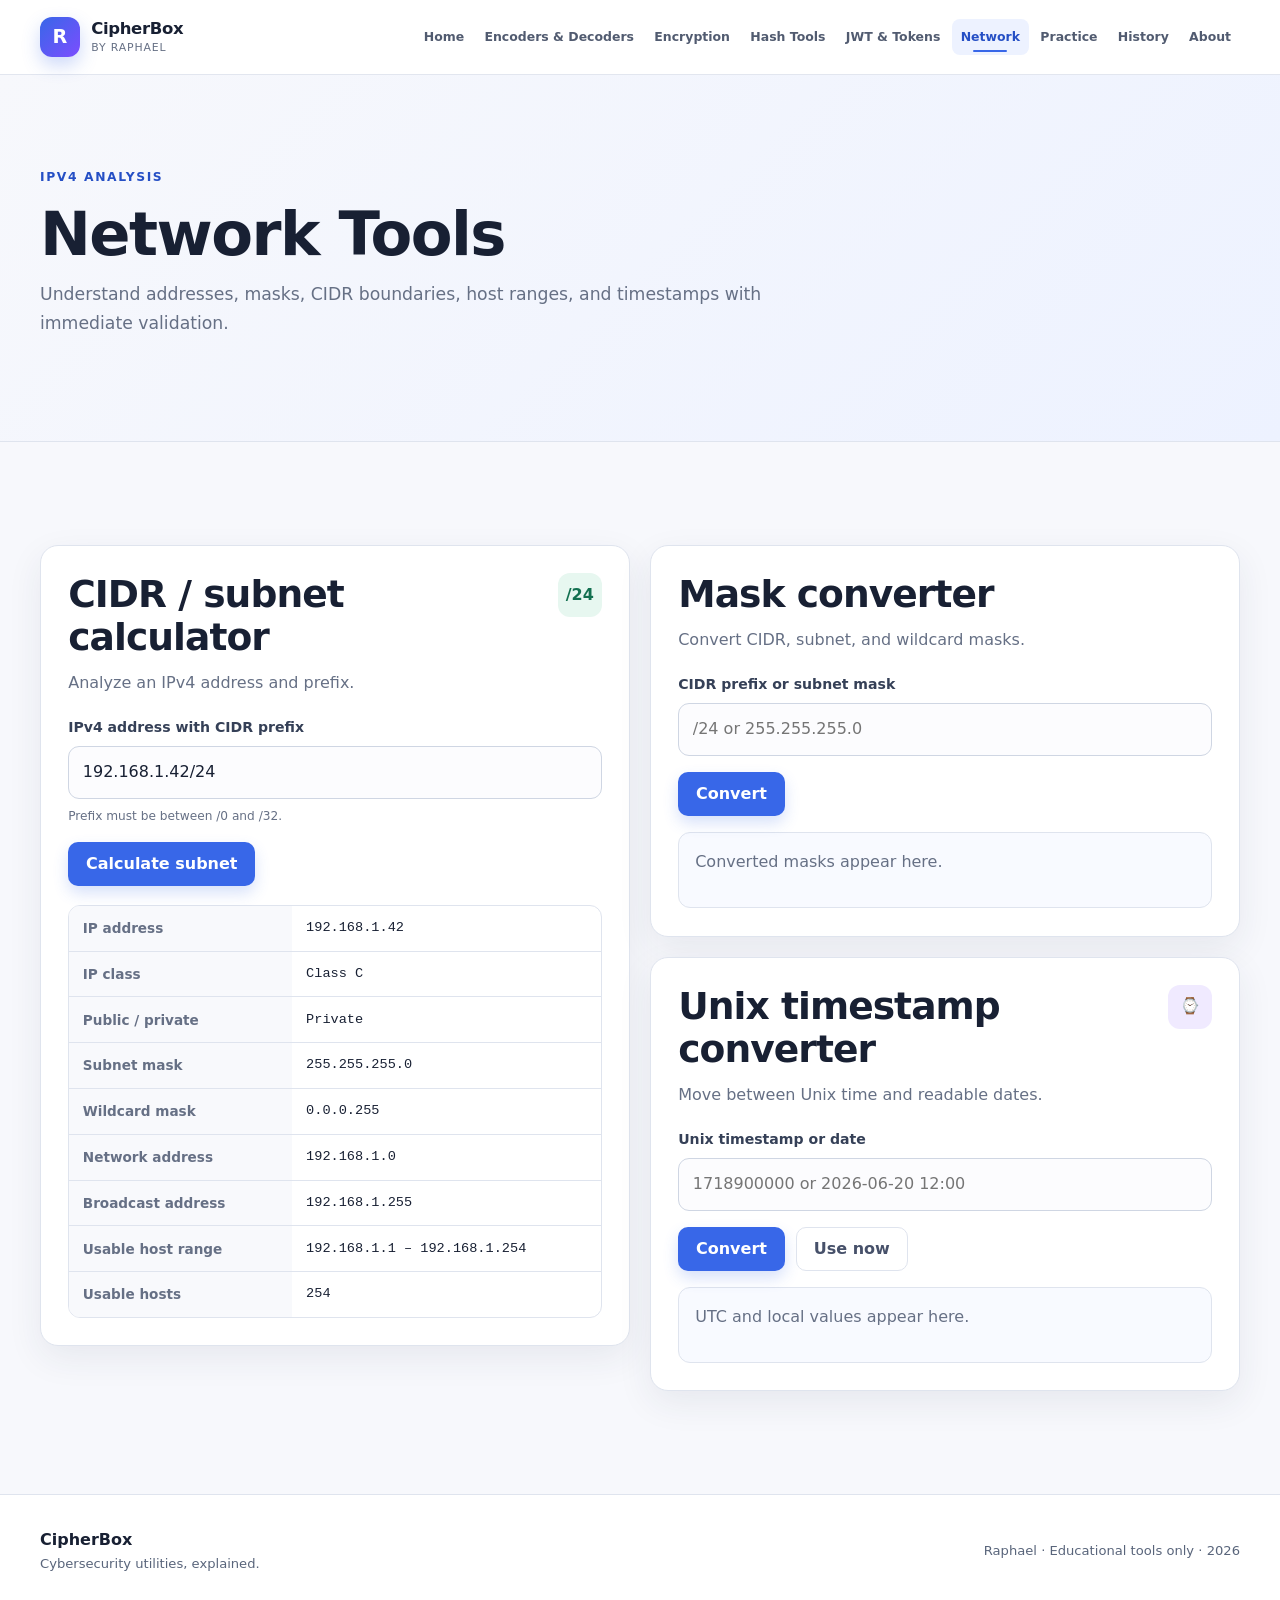
<file: network.html>
<!DOCTYPE html>
<html lang="en">
<head>
  <meta charset="UTF-8"><meta name="viewport" content="width=device-width, initial-scale=1.0"><meta name="description" content="Calculate IPv4 CIDR subnets, masks, ranges, and Unix timestamps.">
  <title>Network Tools | Raphael CipherBox</title><link rel="stylesheet" href="styles.css">
</head>
<body data-page="network">
  <a class="skip-link" href="#main-content">Skip to main content</a>
  <header class="site-header"><nav class="navbar container" aria-label="Primary navigation"><a class="brand" href="index.html"><span class="brand-mark">R</span><span><strong>CipherBox</strong><small>by Raphael</small></span></a><button class="menu-toggle" type="button" aria-expanded="false" aria-controls="nav-links"><span class="sr-only">Toggle navigation</span><span></span><span></span><span></span></button><div class="nav-links" id="nav-links"><a href="index.html" data-nav="home">Home</a><a href="encoders.html" data-nav="encoders">Encoders &amp; Decoders</a><a href="encryption.html" data-nav="encryption">Encryption</a><a href="hashes.html" data-nav="hashes">Hash Tools</a><a href="jwt.html" data-nav="jwt">JWT &amp; Tokens</a><a href="network.html" data-nav="network">Network</a><a href="practice.html" data-nav="practice">Practice</a><a href="history.html" data-nav="history">History</a><a href="about.html" data-nav="about">About</a></div></nav></header>
  <main id="main-content">
    <section class="page-hero"><div class="container"><span class="eyebrow">IPv4 analysis</span><h1>Network Tools</h1><p>Understand addresses, masks, CIDR boundaries, host ranges, and timestamps with immediate validation.</p></div></section>
    <section class="section container two-column-tools">
      <article class="tool-card card">
        <div class="tool-card-header"><div><h2>CIDR / subnet calculator</h2><p>Analyze an IPv4 address and prefix.</p></div><span class="tool-icon green">/24</span></div>
        <div class="field"><label for="cidr-input">IPv4 address with CIDR prefix</label><input id="cidr-input" type="text" value="192.168.1.42/24" placeholder="192.168.1.42/24"><small>Prefix must be between /0 and /32.</small></div>
        <button class="button button-primary" id="calculate-subnet">Calculate subnet</button>
        <div id="subnet-error" class="inline-error" role="alert" hidden></div>
        <dl id="subnet-results" class="result-list">
          <div><dt>IP address</dt><dd data-result="ip">—</dd></div><div><dt>IP class</dt><dd data-result="class">—</dd></div><div><dt>Public / private</dt><dd data-result="scope">—</dd></div><div><dt>Subnet mask</dt><dd data-result="mask">—</dd></div><div><dt>Wildcard mask</dt><dd data-result="wildcard">—</dd></div><div><dt>Network address</dt><dd data-result="network">—</dd></div><div><dt>Broadcast address</dt><dd data-result="broadcast">—</dd></div><div><dt>Usable host range</dt><dd data-result="range">—</dd></div><div><dt>Usable hosts</dt><dd data-result="hosts">—</dd></div>
        </dl>
      </article>
      <div class="tools-stack compact">
        <article class="tool-card card">
          <div class="tool-card-header"><div><h2>Mask converter</h2><p>Convert CIDR, subnet, and wildcard masks.</p></div></div>
          <div class="field"><label for="mask-input">CIDR prefix or subnet mask</label><input id="mask-input" type="text" placeholder="/24 or 255.255.255.0"></div>
          <button class="button button-primary" id="convert-mask">Convert</button>
          <div id="mask-result" class="result-panel"><p class="subtle">Converted masks appear here.</p></div>
        </article>
        <article class="tool-card card">
          <div class="tool-card-header"><div><h2>Unix timestamp converter</h2><p>Move between Unix time and readable dates.</p></div><span class="tool-icon violet">⌚</span></div>
          <div class="field"><label for="timestamp-input">Unix timestamp or date</label><input id="timestamp-input" type="text" placeholder="1718900000 or 2026-06-20 12:00"></div>
          <div class="button-row"><button class="button button-primary" id="convert-timestamp">Convert</button><button class="button button-ghost" id="timestamp-now">Use now</button></div>
          <div id="timestamp-result" class="result-panel"><p class="subtle">UTC and local values appear here.</p></div>
        </article>
      </div>
    </section>
  </main>
  <footer class="site-footer"><div class="container footer-inner"><div><strong>CipherBox</strong><p>Cybersecurity utilities, explained.</p></div><p>Raphael · Educational tools only · <span data-year></span></p></div></footer><div class="toast-region" aria-live="polite"></div><script src="script.js"></script>
</body>
</html>
</file>
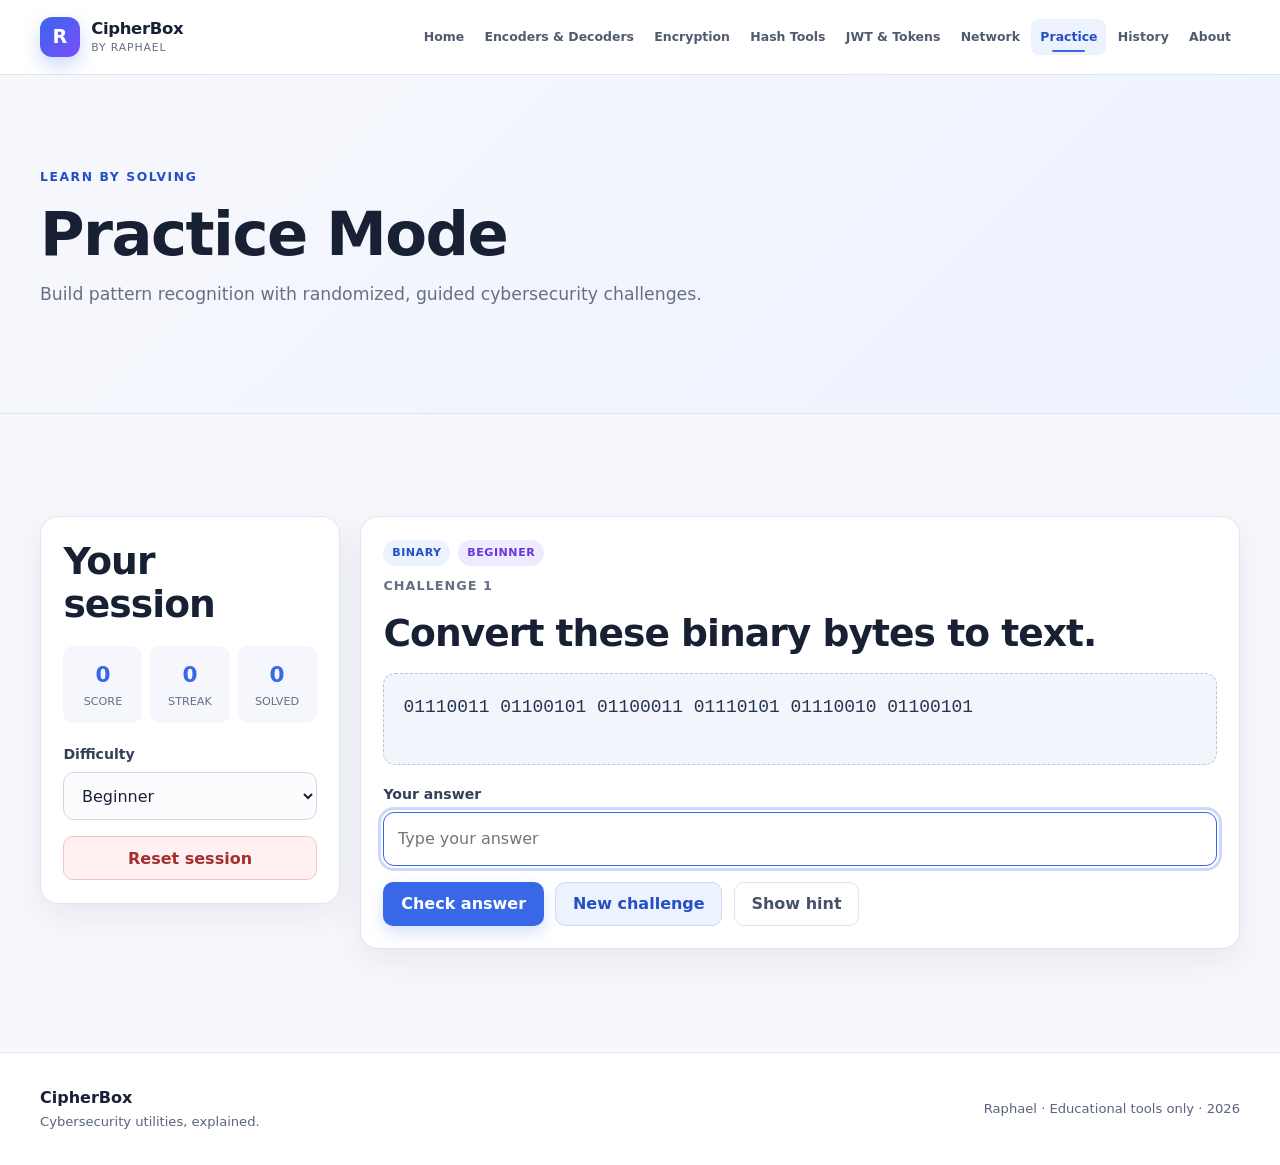
<file: practice.html>
<!DOCTYPE html>
<html lang="en">
<head>
  <meta charset="UTF-8"><meta name="viewport" content="width=device-width, initial-scale=1.0"><meta name="description" content="Practice beginner-friendly cybersecurity encoding, decoding, and hash identification challenges.">
  <title>Practice Mode | Raphael CipherBox</title><link rel="stylesheet" href="styles.css">
</head>
<body data-page="practice">
  <a class="skip-link" href="#main-content">Skip to main content</a>
  <header class="site-header"><nav class="navbar container" aria-label="Primary navigation"><a class="brand" href="index.html"><span class="brand-mark">R</span><span><strong>CipherBox</strong><small>by Raphael</small></span></a><button class="menu-toggle" type="button" aria-expanded="false" aria-controls="nav-links"><span class="sr-only">Toggle navigation</span><span></span><span></span><span></span></button><div class="nav-links" id="nav-links"><a href="index.html" data-nav="home">Home</a><a href="encoders.html" data-nav="encoders">Encoders &amp; Decoders</a><a href="encryption.html" data-nav="encryption">Encryption</a><a href="hashes.html" data-nav="hashes">Hash Tools</a><a href="jwt.html" data-nav="jwt">JWT &amp; Tokens</a><a href="network.html" data-nav="network">Network</a><a href="practice.html" data-nav="practice">Practice</a><a href="history.html" data-nav="history">History</a><a href="about.html" data-nav="about">About</a></div></nav></header>
  <main id="main-content">
    <section class="page-hero"><div class="container"><span class="eyebrow">Learn by solving</span><h1>Practice Mode</h1><p>Build pattern recognition with randomized, guided cybersecurity challenges.</p></div></section>
    <section class="section container">
      <div class="practice-layout">
        <aside class="practice-sidebar card">
          <h2>Your session</h2>
          <div class="stats-grid"><div><strong id="practice-score">0</strong><span>Score</span></div><div><strong id="practice-streak">0</strong><span>Streak</span></div><div><strong id="practice-solved">0</strong><span>Solved</span></div></div>
          <div class="field"><label for="difficulty">Difficulty</label><select id="difficulty"><option>Beginner</option><option>Intermediate</option><option>Advanced</option></select></div>
          <button class="button button-danger button-block" id="reset-practice">Reset session</button>
        </aside>
        <article class="challenge-card card">
          <div class="challenge-meta"><span id="challenge-type" class="badge badge-blue">Challenge</span><span id="challenge-difficulty" class="badge badge-violet">Beginner</span></div>
          <p class="challenge-number">Challenge <span id="challenge-number">1</span></p>
          <h2 id="challenge-prompt">Loading a challenge…</h2>
          <pre id="challenge-value" class="challenge-value"></pre>
          <div class="field"><label for="challenge-answer">Your answer</label><input id="challenge-answer" type="text" autocomplete="off" placeholder="Type your answer"></div>
          <div class="button-row"><button class="button button-primary" id="check-answer">Check answer</button><button class="button button-secondary" id="new-challenge">New challenge</button><button class="button button-ghost" id="show-hint">Show hint</button></div>
          <div id="challenge-feedback" class="feedback-panel" aria-live="polite" hidden></div>
          <div id="challenge-hint" class="notice info" hidden><strong>Hint</strong><p></p></div>
        </article>
      </div>
    </section>
  </main>
  <footer class="site-footer"><div class="container footer-inner"><div><strong>CipherBox</strong><p>Cybersecurity utilities, explained.</p></div><p>Raphael · Educational tools only · <span data-year></span></p></div></footer><div class="toast-region" aria-live="polite"></div><script src="script.js"></script>
</body>
</html>
</file>
<file: styles.css>
/* ==========================================================================
   Raphael CipherBox — shared light-theme design system
   ========================================================================== */

:root {
  --bg: #f7f8fc;
  --surface: #ffffff;
  --surface-soft: #f1f4fb;
  --text: #182033;
  --muted: #667085;
  --border: #dfe4ee;
  --primary: #3867e8;
  --primary-dark: #254fc5;
  --primary-soft: #edf2ff;
  --violet: #7c4dff;
  --cyan: #0988a9;
  --green: #16875f;
  --amber: #b8660b;
  --rose: #c43d68;
  --danger: #c33232;
  --shadow: 0 12px 35px rgba(32, 47, 78, 0.08);
  --shadow-hover: 0 18px 42px rgba(32, 47, 78, 0.13);
  --radius: 18px;
  --radius-small: 11px;
  --max-width: 1200px;
}

* { box-sizing: border-box; }
html { scroll-behavior: smooth; }
body {
  margin: 0;
  color: var(--text);
  background: var(--bg);
  font-family: Inter, ui-sans-serif, system-ui, -apple-system, BlinkMacSystemFont, "Segoe UI", sans-serif;
  font-size: 16px;
  line-height: 1.65;
  -webkit-font-smoothing: antialiased;
}
button, input, textarea, select { font: inherit; }
button, a { -webkit-tap-highlight-color: transparent; }
a { color: var(--primary); text-decoration: none; }
img { max-width: 100%; }
h1, h2, h3 { margin: 0 0 0.65rem; line-height: 1.15; letter-spacing: -0.025em; }
h1 { font-size: clamp(2.35rem, 6vw, 4.65rem); }
h2 { font-size: clamp(1.55rem, 3vw, 2.35rem); }
h3 { font-size: 1.1rem; }
p { margin: 0 0 1rem; }
pre { white-space: pre-wrap; overflow-wrap: anywhere; }
.container { width: min(calc(100% - 2rem), var(--max-width)); margin-inline: auto; }
.section { padding-block: clamp(3.5rem, 8vw, 6.5rem); }
.section-tinted { background: #eef2fa; border-block: 1px solid var(--border); }
.sr-only {
  position: absolute; width: 1px; height: 1px; padding: 0; margin: -1px;
  overflow: hidden; clip: rect(0, 0, 0, 0); white-space: nowrap; border: 0;
}
.skip-link {
  position: fixed; top: 0.75rem; left: 0.75rem; z-index: 1000;
  transform: translateY(-200%); padding: 0.75rem 1rem; color: #fff;
  background: var(--primary-dark); border-radius: 8px;
}
.skip-link:focus { transform: translateY(0); }
.subtle, small { color: var(--muted); }

/* Navigation */
.site-header {
  position: sticky; top: 0; z-index: 100;
  background: rgba(255, 255, 255, 0.92);
  border-bottom: 1px solid rgba(223, 228, 238, 0.9);
  backdrop-filter: blur(16px);
}
.navbar { min-height: 74px; display: flex; align-items: center; justify-content: space-between; gap: 1rem; }
.brand { display: inline-flex; align-items: center; gap: 0.7rem; color: var(--text); flex-shrink: 0; }
.brand-mark {
  display: grid; place-items: center; width: 40px; height: 40px; color: #fff;
  background: linear-gradient(135deg, var(--primary), var(--violet));
  border-radius: 12px; font-size: 1.2rem; font-weight: 800;
  box-shadow: 0 8px 18px rgba(56, 103, 232, 0.25);
}
.brand strong, .brand small { display: block; line-height: 1.1; }
.brand strong { font-size: 1.03rem; letter-spacing: -0.02em; }
.brand small { margin-top: 0.22rem; font-size: 0.68rem; letter-spacing: 0.08em; text-transform: uppercase; }
.nav-links { display: flex; align-items: center; justify-content: flex-end; gap: 0.15rem; }
.nav-links a {
  position: relative; padding: 0.5rem 0.56rem; color: #515b70;
  border-radius: 8px; font-size: 0.78rem; font-weight: 650; white-space: nowrap;
}
.nav-links a:hover { color: var(--primary); background: var(--primary-soft); }
.nav-links a.active { color: var(--primary-dark); background: var(--primary-soft); }
.nav-links a.active::after {
  content: ""; position: absolute; left: 28%; right: 28%; bottom: 0.18rem;
  height: 2px; background: var(--primary); border-radius: 10px;
}
.menu-toggle {
  display: none; width: 44px; height: 44px; padding: 10px; background: var(--surface);
  border: 1px solid var(--border); border-radius: 10px; cursor: pointer;
}
.menu-toggle span:not(.sr-only) { display: block; height: 2px; margin: 5px 0; background: var(--text); border-radius: 2px; }

/* Shared cards and buttons */
.card {
  background: var(--surface); border: 1px solid var(--border);
  border-radius: var(--radius); box-shadow: var(--shadow);
}
.button-row { display: flex; flex-wrap: wrap; gap: 0.7rem; align-items: center; }
.button {
  display: inline-flex; align-items: center; justify-content: center; min-height: 44px;
  padding: 0.68rem 1.05rem; border: 1px solid transparent; border-radius: 10px;
  font-weight: 700; line-height: 1.2; cursor: pointer; transition: 160ms ease;
}
.button:hover { transform: translateY(-1px); }
.button:focus-visible, input:focus-visible, textarea:focus-visible, select:focus-visible, summary:focus-visible, a:focus-visible {
  outline: 3px solid rgba(56, 103, 232, 0.25); outline-offset: 2px;
}
.button-primary { color: #fff; background: var(--primary); box-shadow: 0 7px 15px rgba(56, 103, 232, 0.2); }
.button-primary:hover { background: var(--primary-dark); }
.button-secondary { color: var(--primary-dark); background: var(--primary-soft); border-color: #cbd8ff; }
.button-secondary:hover { background: #dfe7ff; }
.button-ghost { color: #47516a; background: #fff; border-color: var(--border); }
.button-ghost:hover { color: var(--primary); border-color: #b8c8f4; background: #fafbff; }
.button-danger { color: #a52e2e; background: #fff1f1; border-color: #f1c3c3; }
.button-danger:hover { background: #ffe5e5; }
.button-block { width: 100%; }
.text-button { padding: 0.25rem 0; color: var(--primary); background: none; border: 0; font-size: 0.82rem; font-weight: 700; cursor: pointer; }

/* Hero and home page */
.hero {
  position: relative; overflow: hidden; padding-block: clamp(4.5rem, 10vw, 8rem);
  background:
    radial-gradient(circle at 85% 15%, rgba(124, 77, 255, 0.11), transparent 28%),
    radial-gradient(circle at 10% 70%, rgba(56, 103, 232, 0.1), transparent 30%), var(--bg);
}
.hero::before {
  content: ""; position: absolute; inset: 0; opacity: 0.42; pointer-events: none;
  background-image: linear-gradient(rgba(56, 103, 232, 0.05) 1px, transparent 1px), linear-gradient(90deg, rgba(56, 103, 232, 0.05) 1px, transparent 1px);
  background-size: 42px 42px; mask-image: linear-gradient(to bottom, #000, transparent);
}
.hero-grid { position: relative; display: grid; grid-template-columns: 1.15fr 0.85fr; align-items: center; gap: clamp(2rem, 6vw, 5rem); }
.hero-copy h1 { max-width: 800px; }
.hero-copy > p { max-width: 670px; color: var(--muted); font-size: clamp(1.02rem, 2vw, 1.2rem); }
.hero-copy .button-row { margin: 1.7rem 0 1rem; }
.hero-copy .microcopy { font-size: 0.83rem; }
.eyebrow {
  display: inline-block; margin-bottom: 0.8rem; color: var(--primary-dark);
  font-size: 0.77rem; font-weight: 800; letter-spacing: 0.13em; text-transform: uppercase;
}
.hero-panel { padding: 1.25rem; transform: rotate(1.2deg); }
.hero-panel-top { display: flex; align-items: center; gap: 0.5rem; padding-bottom: 1rem; border-bottom: 1px solid var(--border); font-size: 0.8rem; color: var(--muted); }
.status-dot { width: 9px; height: 9px; background: #22a06b; border-radius: 50%; box-shadow: 0 0 0 4px #ddf6eb; }
.status-pill { margin-left: auto; padding: 0.25rem 0.5rem; color: var(--primary-dark); background: var(--primary-soft); border-radius: 999px; font-weight: 700; }
.dashboard-preview { display: grid; gap: 0.65rem; padding-block: 1rem; }
.preview-item { display: flex; align-items: center; gap: 0.75rem; padding: 0.75rem; background: #fafbfe; border: 1px solid #edf0f5; border-radius: 12px; }
.preview-item strong, .preview-item small { display: block; }
.privacy-strip { padding: 0.75rem; color: #166c4d; background: #edf9f4; border: 1px solid #cdebdc; border-radius: 10px; font-size: 0.8rem; font-weight: 700; }
.tool-icon {
  display: inline-grid; place-items: center; flex-shrink: 0; width: 44px; height: 44px;
  color: var(--primary-dark); background: var(--primary-soft); border-radius: 12px; font-weight: 800;
}
.tool-icon.violet { color: #6536dd; background: #f0eaff; }.tool-icon.cyan { color: #06758f; background: #e5f7fb; }
.tool-icon.green { color: #137050; background: #e7f7f0; }.tool-icon.amber { color: #a25708; background: #fff2df; }
.tool-icon.rose { color: #ad3158; background: #ffebf1; }.tool-icon.blue { color: var(--primary-dark); background: var(--primary-soft); }
.section-heading { display: flex; align-items: end; justify-content: space-between; gap: 2rem; margin-bottom: 2rem; }
.section-heading p { max-width: 520px; color: var(--muted); }
.feature-grid { display: grid; grid-template-columns: repeat(3, 1fr); gap: 1rem; }
.feature-card { padding: 1.35rem; color: var(--text); transition: 180ms ease; }
.feature-card:hover { transform: translateY(-4px); border-color: #bcccf4; box-shadow: var(--shadow-hover); }
.feature-card h3 { margin-top: 1rem; }.feature-card p { color: var(--muted); font-size: 0.93rem; }
.card-link { color: var(--primary); font-weight: 750; font-size: 0.88rem; }
.three-column { display: grid; grid-template-columns: repeat(3, 1fr); gap: 3rem; }
.three-column p { color: var(--muted); }
.number-badge { display: inline-block; margin-bottom: 1rem; color: var(--primary); font-weight: 850; letter-spacing: 0.08em; }

/* Page headers and tool forms */
.page-hero { padding-block: clamp(3rem, 7vw, 5.5rem); background: linear-gradient(135deg, #f7f8fc, #edf2ff); border-bottom: 1px solid var(--border); }
.page-hero h1 { font-size: clamp(2.2rem, 5vw, 3.8rem); }
.page-hero p { max-width: 740px; color: var(--muted); font-size: 1.08rem; }
.tools-stack { display: grid; gap: 1.25rem; }
.tools-stack.compact { align-content: start; }
.tool-card { padding: clamp(1.15rem, 3vw, 1.7rem); scroll-margin-top: 90px; }
.tool-card-header { display: flex; align-items: flex-start; justify-content: space-between; gap: 1rem; margin-bottom: 1.25rem; }
.tool-card-header p { color: var(--muted); margin-bottom: 0; }
.tool-filter { display: grid; grid-template-columns: auto minmax(200px, 1fr) auto; align-items: center; gap: 1rem; margin-bottom: 1.5rem; padding: 1rem 1.2rem; }
.tool-filter label { font-weight: 750; }
.form-grid { display: grid; grid-template-columns: 1fr 1fr; gap: 1rem; margin-bottom: 1rem; }
.field { position: relative; display: grid; align-content: start; gap: 0.4rem; margin-bottom: 1rem; }
.field.full { grid-column: 1 / -1; }
.field label { color: #354057; font-size: 0.88rem; font-weight: 750; }
.field input, .field textarea, .field select, .tool-filter input {
  width: 100%; color: var(--text); background: #fcfcfe; border: 1px solid #cfd6e3;
  border-radius: var(--radius-small); padding: 0.78rem 0.85rem; transition: 150ms ease;
}
.field textarea { resize: vertical; min-height: 112px; }
.field input:hover, .field textarea:hover, .field select:hover, .tool-filter input:hover { border-color: #9dabc2; }
.field input:focus, .field textarea:focus, .field select:focus, .tool-filter input:focus { border-color: var(--primary); background: #fff; }
.field small { font-size: 0.76rem; }
.explanation { margin-top: 1rem; background: #fafbfe; border: 1px solid var(--border); border-radius: 12px; }
.explanation summary { padding: 0.85rem 1rem; color: #3a4660; cursor: pointer; font-weight: 750; }
.explanation > div { padding: 0 1rem 1rem; color: var(--muted); }
.explanation code { padding: 0.15rem 0.35rem; color: var(--primary-dark); background: var(--primary-soft); border-radius: 5px; }
.encoder-extra { display: flex; align-items: end; gap: 0.75rem; margin-bottom: 1rem; }
.encoder-extra .field { width: 170px; margin: 0; }
.badge {
  display: inline-flex; width: fit-content; margin-bottom: 0.55rem; padding: 0.25rem 0.55rem;
  border-radius: 999px; font-size: 0.69rem; font-weight: 800; letter-spacing: 0.05em; text-transform: uppercase;
}
.badge-blue { color: var(--primary-dark); background: var(--primary-soft); }
.badge-violet { color: #6536dd; background: #f0eaff; }.badge-cyan { color: #06758f; background: #e5f7fb; }
.badge-amber { color: #94500d; background: #fff0da; }.badge-rose { color: #aa3157; background: #ffebf1; }
.notice { margin-bottom: 1.2rem; padding: 1rem 1.15rem; border: 1px solid; border-radius: 13px; }
.notice strong { display: block; margin-bottom: 0.25rem; }.notice p { margin: 0; font-size: 0.92rem; }
.notice.warning { color: #75420c; background: #fff8ea; border-color: #f0d7a9; }
.notice.danger { color: #872c2c; background: #fff2f2; border-color: #f1caca; }
.notice.info { color: #24529f; background: #f0f5ff; border-color: #cbd9fa; }
.inline-error { margin-top: 1rem; padding: 0.8rem 1rem; color: #9d2828; background: #fff0f0; border: 1px solid #f1c1c1; border-radius: 10px; font-weight: 650; }
.two-column-tools { display: grid; grid-template-columns: 1fr 1fr; gap: 1.25rem; align-items: start; }
.result-panel { margin-top: 1rem; padding: 1rem; background: #f8faff; border: 1px solid var(--border); border-radius: 12px; overflow-wrap: anywhere; }
.result-panel ul { margin: 0.5rem 0 0; padding-left: 1.2rem; }
.learning-grid { display: grid; grid-template-columns: repeat(4, 1fr); gap: 1rem; margin-bottom: 1.5rem; }
.info-card { padding: 1.25rem; }.info-card p { margin: 0; color: var(--muted); font-size: 0.9rem; }

/* JWT */
.jwt-grid { display: grid; grid-template-columns: 0.8fr 1.2fr 0.8fr; gap: 1rem; margin-top: 1.25rem; }
.token-part { min-width: 0; padding: 1.25rem; }
.token-part h2 { font-size: 1.1rem; }
.token-part pre { min-height: 180px; margin: 0; padding: 1rem; color: #303a50; background: #f7f9fd; border: 1px solid var(--border); border-radius: 10px; font-size: 0.8rem; }
.header-part { border-top: 4px solid var(--rose); }.payload-part { border-top: 4px solid var(--violet); }.signature-part { border-top: 4px solid var(--cyan); }

/* Network */
.result-list { margin: 1.2rem 0 0; border: 1px solid var(--border); border-radius: 12px; overflow: hidden; }
.result-list div { display: grid; grid-template-columns: 42% 58%; border-bottom: 1px solid var(--border); }
.result-list div:last-child { border: 0; }
.result-list dt, .result-list dd { margin: 0; padding: 0.7rem 0.85rem; font-size: 0.85rem; overflow-wrap: anywhere; }
.result-list dt { color: var(--muted); background: #f8f9fc; font-weight: 700; }
.result-list dd { font-family: ui-monospace, SFMono-Regular, Menlo, monospace; }

/* Practice */
.practice-layout { display: grid; grid-template-columns: 300px 1fr; gap: 1.25rem; align-items: start; }
.practice-sidebar, .challenge-card { padding: 1.4rem; }
.stats-grid { display: grid; grid-template-columns: repeat(3, 1fr); gap: 0.5rem; margin: 1.25rem 0; }
.stats-grid div { padding: 0.7rem 0.25rem; text-align: center; background: #f5f7fc; border-radius: 10px; }
.stats-grid strong, .stats-grid span { display: block; }.stats-grid strong { color: var(--primary); font-size: 1.35rem; }.stats-grid span { color: var(--muted); font-size: 0.7rem; text-transform: uppercase; }
.challenge-meta { display: flex; gap: 0.5rem; }
.challenge-number { color: var(--muted); font-size: 0.8rem; font-weight: 750; text-transform: uppercase; letter-spacing: 0.08em; }
.challenge-value { min-height: 92px; padding: 1.2rem; color: #26344e; background: #f2f5fb; border: 1px dashed #b8c4d9; border-radius: 12px; font-size: clamp(0.9rem, 2vw, 1.12rem); }
.feedback-panel { margin-top: 1rem; padding: 1rem; border-radius: 12px; }
.feedback-panel.success { color: #146747; background: #eaf8f2; border: 1px solid #bde6d3; }
.feedback-panel.error { color: #942f2f; background: #fff0f0; border: 1px solid #efc1c1; }

/* History and About */
.history-toolbar { display: flex; align-items: center; justify-content: space-between; gap: 1rem; margin-bottom: 1.25rem; padding: 1.15rem 1.35rem; }
.history-toolbar h2, .history-toolbar p { margin: 0; }
.history-toolbar p { color: var(--muted); font-size: 0.85rem; }
.history-list { display: grid; gap: 0.85rem; }
.history-item { display: grid; grid-template-columns: auto minmax(0, 1fr) auto; gap: 1rem; padding: 1.1rem 1.2rem; }
.history-icon { display: grid; place-items: center; width: 42px; height: 42px; color: var(--primary); background: var(--primary-soft); border-radius: 11px; font-weight: 800; }
.history-meta { display: flex; flex-wrap: wrap; align-items: center; gap: 0.5rem; margin-bottom: 0.45rem; }
.history-meta time { color: var(--muted); font-size: 0.76rem; }
.history-content { display: grid; grid-template-columns: 1fr 1fr; gap: 0.7rem; }
.history-content div { min-width: 0; padding: 0.65rem; background: #f8f9fc; border-radius: 8px; }
.history-content strong { display: block; color: var(--muted); font-size: 0.68rem; text-transform: uppercase; }
.history-content code { display: block; overflow: hidden; text-overflow: ellipsis; white-space: nowrap; }
.history-actions { display: flex; align-items: start; gap: 0.4rem; }
.icon-button { display: grid; place-items: center; width: 38px; height: 38px; color: #536078; background: #fff; border: 1px solid var(--border); border-radius: 9px; cursor: pointer; }
.icon-button:hover { color: var(--primary); background: var(--primary-soft); }
.empty-state { padding: 4rem 1.5rem; text-align: center; }.empty-state .tool-icon { margin: 0 auto 1rem; }.empty-state p { color: var(--muted); }
.about-grid { display: grid; grid-template-columns: 1fr 330px; gap: 1.25rem; align-items: start; }
.about-main, .supported-list { padding: clamp(1.25rem, 3vw, 2rem); }
.about-main > p { color: var(--muted); }
.comparison-grid { display: grid; grid-template-columns: repeat(3, 1fr); gap: 0.75rem; margin-top: 1.25rem; }
.comparison-grid > div { padding: 1rem; background: #f8f9fc; border: 1px solid var(--border); border-radius: 12px; }
.comparison-grid h3 { font-size: 1rem; }.comparison-grid p { margin: 0; color: var(--muted); font-size: 0.85rem; }
.supported-list ul { margin: 1rem 0 0; padding: 0; list-style: none; }
.supported-list li { position: relative; padding: 0.52rem 0 0.52rem 1.6rem; border-bottom: 1px solid var(--border); }
.supported-list li::before { content: "✓"; position: absolute; left: 0; color: var(--green); font-weight: 800; }

/* Footer and transient feedback */
.site-footer { padding-block: 2rem; color: #59657b; background: #fff; border-top: 1px solid var(--border); }
.footer-inner { display: flex; align-items: center; justify-content: space-between; gap: 1rem; }
.footer-inner strong { color: var(--text); }.footer-inner p { margin: 0; font-size: 0.82rem; }
.toast-region { position: fixed; right: 1rem; bottom: 1rem; z-index: 999; display: grid; gap: 0.5rem; }
.toast { max-width: 360px; padding: 0.8rem 1rem; color: #fff; background: #27324a; border-radius: 10px; box-shadow: var(--shadow-hover); animation: toast-in 180ms ease; font-size: 0.86rem; font-weight: 650; }
.toast.error { background: #a93636; }
@keyframes toast-in { from { opacity: 0; transform: translateY(8px); } }

/* Responsive layout */
@media (max-width: 1050px) {
  .menu-toggle { display: block; }
  .nav-links {
    position: absolute; top: calc(100% + 1px); left: 0; right: 0; display: none;
    max-height: calc(100vh - 75px); padding: 0.75rem 1rem 1rem; overflow-y: auto;
    background: #fff; border-bottom: 1px solid var(--border); box-shadow: var(--shadow);
  }
  .nav-links.open { display: grid; grid-template-columns: repeat(2, 1fr); }
  .nav-links a { padding: 0.75rem; font-size: 0.88rem; }
  .nav-links a.active::after { display: none; }
  .learning-grid { grid-template-columns: repeat(2, 1fr); }
}
@media (max-width: 820px) {
  .hero-grid, .two-column-tools, .practice-layout, .about-grid { grid-template-columns: 1fr; }
  .hero-panel { transform: none; }
  .feature-grid { grid-template-columns: repeat(2, 1fr); }
  .three-column { gap: 1.5rem; }
  .jwt-grid { grid-template-columns: 1fr; }
  .practice-sidebar { order: 2; }
  .comparison-grid { grid-template-columns: 1fr; }
}
@media (max-width: 620px) {
  .container { width: min(calc(100% - 1.2rem), var(--max-width)); }
  .navbar { min-height: 66px; }
  .brand-mark { width: 36px; height: 36px; }
  .nav-links { max-height: calc(100vh - 67px); }
  .nav-links.open { grid-template-columns: 1fr; }
  .hero { padding-top: 3.5rem; }
  .feature-grid, .three-column, .learning-grid, .form-grid { grid-template-columns: 1fr; }
  .section-heading, .history-toolbar, .footer-inner { align-items: flex-start; flex-direction: column; }
  .tool-filter { grid-template-columns: 1fr; }
  .field.full { grid-column: auto; }
  .button-row .button { flex: 1 1 auto; }
  .history-item { grid-template-columns: auto minmax(0, 1fr); }
  .history-actions { grid-column: 1 / -1; }
  .history-content { grid-template-columns: 1fr; }
  .result-list div { grid-template-columns: 1fr; }
  .result-list dt { padding-bottom: 0.2rem; }.result-list dd { padding-top: 0.2rem; }
}
@media (prefers-reduced-motion: reduce) {
  *, *::before, *::after { scroll-behavior: auto !important; animation-duration: 0.01ms !important; transition-duration: 0.01ms !important; }
}
</file>
